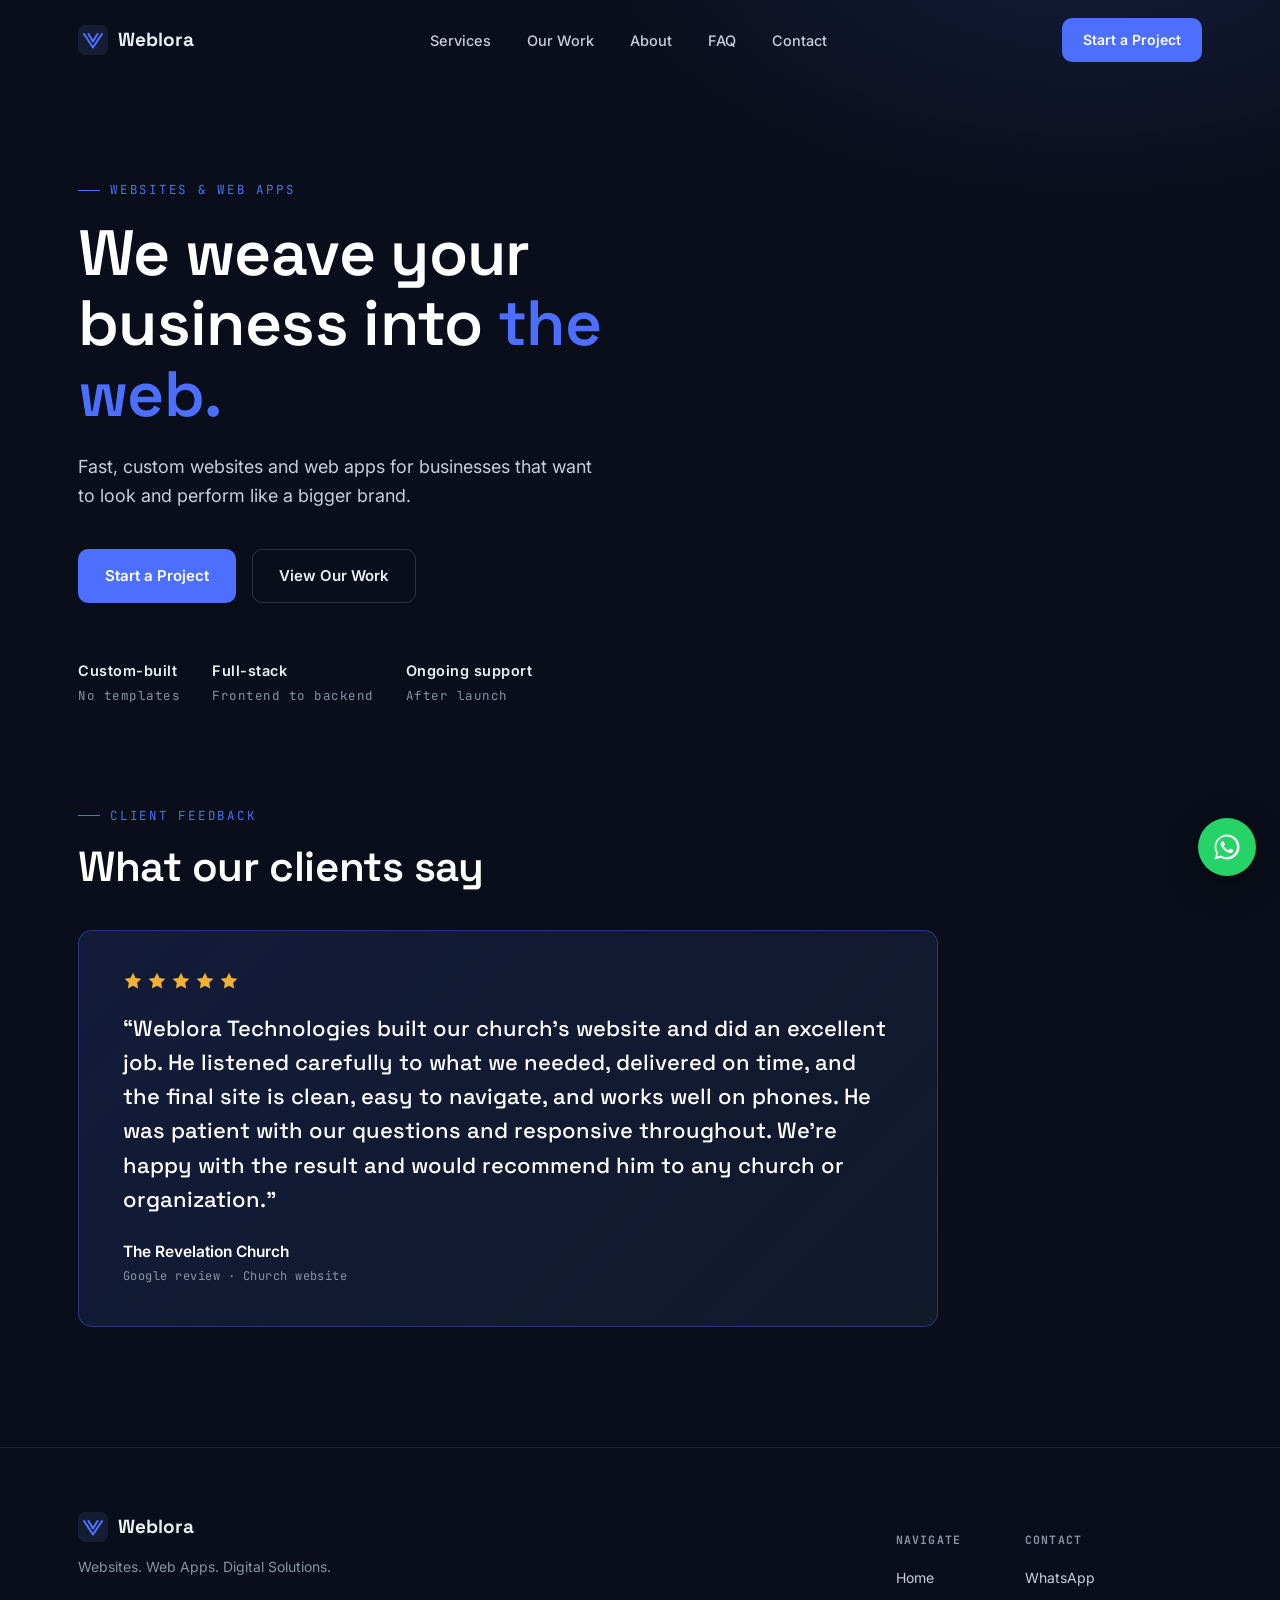
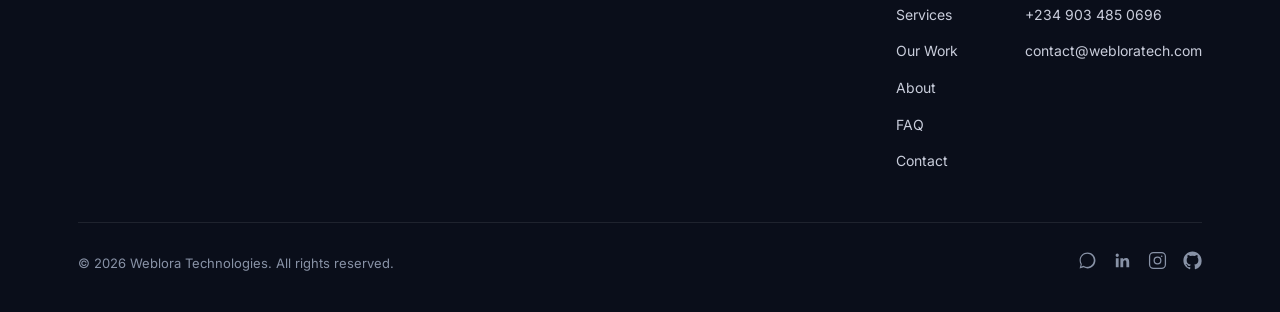
<file: index.html>
<!DOCTYPE html>
<html lang="en">
<head>
<!-- Google tag (gtag.js) -->
<script async src="https://www.googletagmanager.com/gtag/js?id=G-FFYSXF3DL2">
</script>
<script>
  window.dataLayer = window.dataLayer || [];
  function gtag(){dataLayer.push(arguments);}
  gtag('js', new Date());

  gtag('config', 'G-FFYSXF3DL2');
</script>
<meta charset="UTF-8">
<meta name="viewport" content="width=device-width, initial-scale=1.0">
<title>Weblora Technologies — Websites, Web Apps &amp; Digital Solutions</title>
<meta name="description" content="Weblora Technologies designs and builds premium websites, web applications and e-commerce platforms. Request a quote and start your project today.">
<link rel="canonical" href="https://webloratech.com/">
<meta name="keywords" content="Weblora Technologies, website design, web development, web applications, e-commerce development, backend development, website redesign, website maintenance">

<!-- Open Graph -->
<meta property="og:type" content="website">
<meta property="og:title" content="Weblora Technologies — Websites, Web Apps & Digital Solutions">
<meta property="og:description" content="We design and build premium websites, web applications and digital solutions for growing businesses.">
<meta property="og:url" content="https://webloratech.com/">
<meta property="og:site_name" content="Weblora Technologies">
<meta property="og:image" content="https://webloratech.com/assets/og-image.png">
<meta property="og:image:width" content="1200">
<meta property="og:image:height" content="630">

<!-- Twitter -->
<meta name="twitter:card" content="summary_large_image">
<meta name="twitter:title" content="Weblora Technologies — Websites, Web Apps & Digital Solutions">
<meta name="twitter:description" content="We design and build premium websites, web applications and digital solutions for growing businesses.">
<meta name="twitter:image" content="https://webloratech.com/assets/og-image.png">

<script type="application/ld+json">
{
  "@context": "https://schema.org",
  "@type": "ProfessionalService",
  "name": "Weblora Technologies",
  "description": "Websites, web applications and digital solutions for growing businesses.",
  "email": "contact@webloratech.com",
  "telephone": "+2349034850696",
  "url": "https://webloratech.com",
  "sameAs": [
    "https://github.com/Oluwaseun-bit-ui",
    "https://www.linkedin.com/in/oluwaseuntaiwologix",
    "https://www.instagram.com/weblora_technologies/"
  ]
}
</script>

<link rel="icon" type="image/svg+xml" href="data:image/svg+xml,%3Csvg xmlns='http://www.w3.org/2000/svg' viewBox='0 0 100 100'%3E%3Crect width='100' height='100' rx='22' fill='%230A0E1A'/%3E%3Cpath d='M20 30 L50 75 L80 30 M35 30 L50 55 L65 30' stroke='%234C6FFF' stroke-width='7' fill='none' stroke-linecap='round' stroke-linejoin='round'/%3E%3C/svg%3E">

<link rel="preconnect" href="https://fonts.googleapis.com">
<link rel="preconnect" href="https://fonts.gstatic.com" crossorigin>
<link href="https://fonts.googleapis.com/css2?family=Space+Grotesk:wght@400;500;600;700&family=Inter:wght@400;500;600;700&family=JetBrains+Mono:wght@400;500&display=swap" rel="stylesheet">
<link rel="stylesheet" href="styles.css">
</head>
<body>

<a href="#main" class="skip-link">Skip to content</a>

<header id="siteHeader">
  <div class="wrap nav-row">
    <a href="index.html" class="logo" aria-label="Weblora Technologies home">
      <svg class="logo-mark" viewBox="0 0 100 100" fill="none" xmlns="http://www.w3.org/2000/svg" aria-hidden="true">
        <rect width="100" height="100" rx="22" fill="#151d33"/>
        <path d="M20 30 L50 75 L80 30 M35 30 L50 55 L65 30" stroke="#4C6FFF" stroke-width="7" fill="none" stroke-linecap="round" stroke-linejoin="round"/>
      </svg>
      Weblora
    </a>

    <nav class="nav-links" id="navLinks" aria-label="Primary">
      <a href="services.html">Services</a>
      <a href="work.html">Our Work</a>
      <a href="about.html">About</a>
      <a href="faq.html">FAQ</a>
      <a href="contact.html">Contact</a>
    </nav>

    <div class="nav-cta-group">
      <a href="contact.html" class="btn btn-primary">Start a Project</a>
      <button class="menu-toggle" id="menuToggle" aria-expanded="false" aria-controls="navLinks" aria-label="Open menu">
        <svg id="menuIcon" viewBox="0 0 24 24" fill="none" stroke="currentColor" stroke-width="2" stroke-linecap="round"><line x1="3" y1="6" x2="21" y2="6"/><line x1="3" y1="12" x2="21" y2="12"/><line x1="3" y1="18" x2="21" y2="18"/></svg>
      </button>
    </div>
  </div>
</header>

<main id="main">

  <section class="hero">
    <div class="wrap hero-grid">
      <div>
        <div class="eyebrow">Websites &amp; Web Apps</div>
        <h1>We weave your business into <span>the web.</span></h1>
        <p class="hero-sub">Fast, custom websites and web apps for businesses that want to look and perform like a bigger brand.</p>
        <div class="hero-actions">
          <a href="contact.html" class="btn btn-primary">Start a Project</a>
          <a href="work.html" class="btn btn-ghost">View Our Work</a>
        </div>
        <div class="hero-meta">
          <div><strong>Custom-built</strong>No templates</div>
          <div><strong>Full-stack</strong>Frontend to backend</div>
          <div><strong>Ongoing support</strong>After launch</div>
        </div>
      </div>
    </div>
  </section>

  <section class="testimonial-section">
    <div class="wrap">
      <div class="sec-head">
        <div class="eyebrow">Client feedback</div>
        <h2>What our clients say</h2>
      </div>
      <figure class="testimonial">
        <div class="stars" role="img" aria-label="5 out of 5 stars"><svg viewBox="0 0 24 24" fill="currentColor" aria-hidden="true"><path d="M12 2l3.09 6.26L22 9.27l-5 4.87 1.18 6.88L12 17.77l-6.18 3.25L7 14.14 2 9.27l6.91-1.01L12 2z"/></svg><svg viewBox="0 0 24 24" fill="currentColor" aria-hidden="true"><path d="M12 2l3.09 6.26L22 9.27l-5 4.87 1.18 6.88L12 17.77l-6.18 3.25L7 14.14 2 9.27l6.91-1.01L12 2z"/></svg><svg viewBox="0 0 24 24" fill="currentColor" aria-hidden="true"><path d="M12 2l3.09 6.26L22 9.27l-5 4.87 1.18 6.88L12 17.77l-6.18 3.25L7 14.14 2 9.27l6.91-1.01L12 2z"/></svg><svg viewBox="0 0 24 24" fill="currentColor" aria-hidden="true"><path d="M12 2l3.09 6.26L22 9.27l-5 4.87 1.18 6.88L12 17.77l-6.18 3.25L7 14.14 2 9.27l6.91-1.01L12 2z"/></svg><svg viewBox="0 0 24 24" fill="currentColor" aria-hidden="true"><path d="M12 2l3.09 6.26L22 9.27l-5 4.87 1.18 6.88L12 17.77l-6.18 3.25L7 14.14 2 9.27l6.91-1.01L12 2z"/></svg></div>
        <blockquote>
          <p>“Weblora Technologies built our church’s website and did an excellent job. He listened carefully to what we needed, delivered on time, and the final site is clean, easy to navigate, and works well on phones. He was patient with our questions and responsive throughout. We’re happy with the result and would recommend him to any church or organization.”</p>
        </blockquote>
        <figcaption>
          <strong>The Revelation Church</strong>
          <span>Google review · Church website</span>
        </figcaption>
      </figure>
    </div>
  </section>

</main>

<footer>
  <div class="wrap">
    <div class="footer-top">
      <div class="footer-brand">
        <a href="index.html" class="logo">
          <svg class="logo-mark" viewBox="0 0 100 100" fill="none" xmlns="http://www.w3.org/2000/svg" aria-hidden="true">
            <rect width="100" height="100" rx="22" fill="#151d33"/>
            <path d="M20 30 L50 75 L80 30 M35 30 L50 55 L65 30" stroke="#4C6FFF" stroke-width="7" fill="none" stroke-linecap="round" stroke-linejoin="round"/>
          </svg>
          Weblora
        </a>
        <p>Websites. Web Apps. Digital Solutions.</p>
      </div>

      <div class="footer-cols">
        <div class="footer-col">
          <h5>Navigate</h5>
          <ul>
            <li><a href="index.html">Home</a></li>
            <li><a href="services.html">Services</a></li>
            <li><a href="work.html">Our Work</a></li>
            <li><a href="about.html">About</a></li>
            <li><a href="faq.html">FAQ</a></li>
            <li><a href="contact.html">Contact</a></li>
          </ul>
        </div>
        <div class="footer-col">
          <h5>Contact</h5>
          <ul>
            <li><a href="https://wa.me/2349034850696">WhatsApp</a></li>
            <li><a href="tel:+2349034850696">+234 903 485 0696</a></li>
            <li><a href="mailto:contact@webloratech.com" target="_top">contact@webloratech.com</a></li>
          </ul>
        </div>
      </div>
    </div>

    <div class="footer-bottom">
      <p>&copy; 2026 Weblora Technologies. All rights reserved.</p>
      <div class="footer-socials">
        <a href="https://wa.me/2349034850696" target="_blank" rel="noopener" aria-label="WhatsApp">
          <svg viewBox="0 0 24 24" fill="currentColor"><path d="M12.04 2c-5.52 0-10 4.48-10 10 0 1.76.46 3.48 1.34 5L2 22l5.14-1.35A9.96 9.96 0 0 0 12.04 22c5.52 0 10-4.48 10-10s-4.48-10-10-10zm0 18.2c-1.62 0-3.2-.44-4.58-1.27l-.33-.2-3.05.8.82-2.97-.21-.34a8.18 8.18 0 0 1-1.25-4.42c0-4.54 3.7-8.23 8.24-8.23 4.53 0 8.23 3.69 8.23 8.23 0 4.54-3.7 8.23-8.24 8.23z"/></svg>
        </a>
        <a href="https://www.linkedin.com/in/oluwaseuntaiwologix" target="_blank" rel="noopener" aria-label="LinkedIn">
          <svg viewBox="0 0 24 24" fill="currentColor"><path d="M20.45 20.45h-3.55v-5.57c0-1.33-.02-3.04-1.85-3.04-1.86 0-2.14 1.45-2.14 2.94v5.67H9.36V9h3.41v1.56h.05c.47-.9 1.63-1.85 3.36-1.85 3.6 0 4.27 2.37 4.27 5.45v6.29zM5.34 7.43a2.06 2.06 0 1 1 0-4.12 2.06 2.06 0 0 1 0 4.12zM7.12 20.45H3.56V9h3.56v11.45z"/></svg>
        </a>
        <a href="https://www.instagram.com/weblora_technologies/" target="_blank" rel="noopener" aria-label="Instagram">
          <svg viewBox="0 0 24 24" fill="none" stroke="currentColor" stroke-width="1.6"><rect x="2" y="2" width="20" height="20" rx="5"/><circle cx="12" cy="12" r="4.2"/><circle cx="17.3" cy="6.7" r="1" fill="currentColor" stroke="none"/></svg>
        </a>
        <a href="https://github.com/Oluwaseun-bit-ui" target="_blank" rel="noopener" aria-label="GitHub">
          <svg viewBox="0 0 24 24" fill="currentColor"><path d="M12 .5C5.65.5.5 5.65.5 12c0 5.08 3.29 9.39 7.86 10.91.58.1.79-.25.79-.56 0-.28-.01-1.02-.02-2-3.2.7-3.88-1.54-3.88-1.54-.52-1.33-1.28-1.69-1.28-1.69-1.05-.72.08-.71.08-.71 1.16.08 1.77 1.19 1.77 1.19 1.03 1.77 2.7 1.26 3.36.96.1-.75.4-1.26.73-1.55-2.55-.29-5.24-1.28-5.24-5.7 0-1.26.45-2.29 1.19-3.09-.12-.29-.52-1.46.11-3.05 0 0 .97-.31 3.18 1.18a11.05 11.05 0 0 1 5.8 0c2.2-1.49 3.17-1.18 3.17-1.18.64 1.59.24 2.76.12 3.05.74.8 1.18 1.83 1.18 3.09 0 4.43-2.69 5.41-5.25 5.69.41.36.78 1.08.78 2.17 0 1.57-.01 2.83-.01 3.22 0 .31.21.67.8.56A10.52 10.52 0 0 0 23.5 12C23.5 5.65 18.35.5 12 .5z"/></svg>
        </a>
      </div>
    </div>
  </div>
</footer>

<script src="script.js"></script>
</body>
</html>
</file>
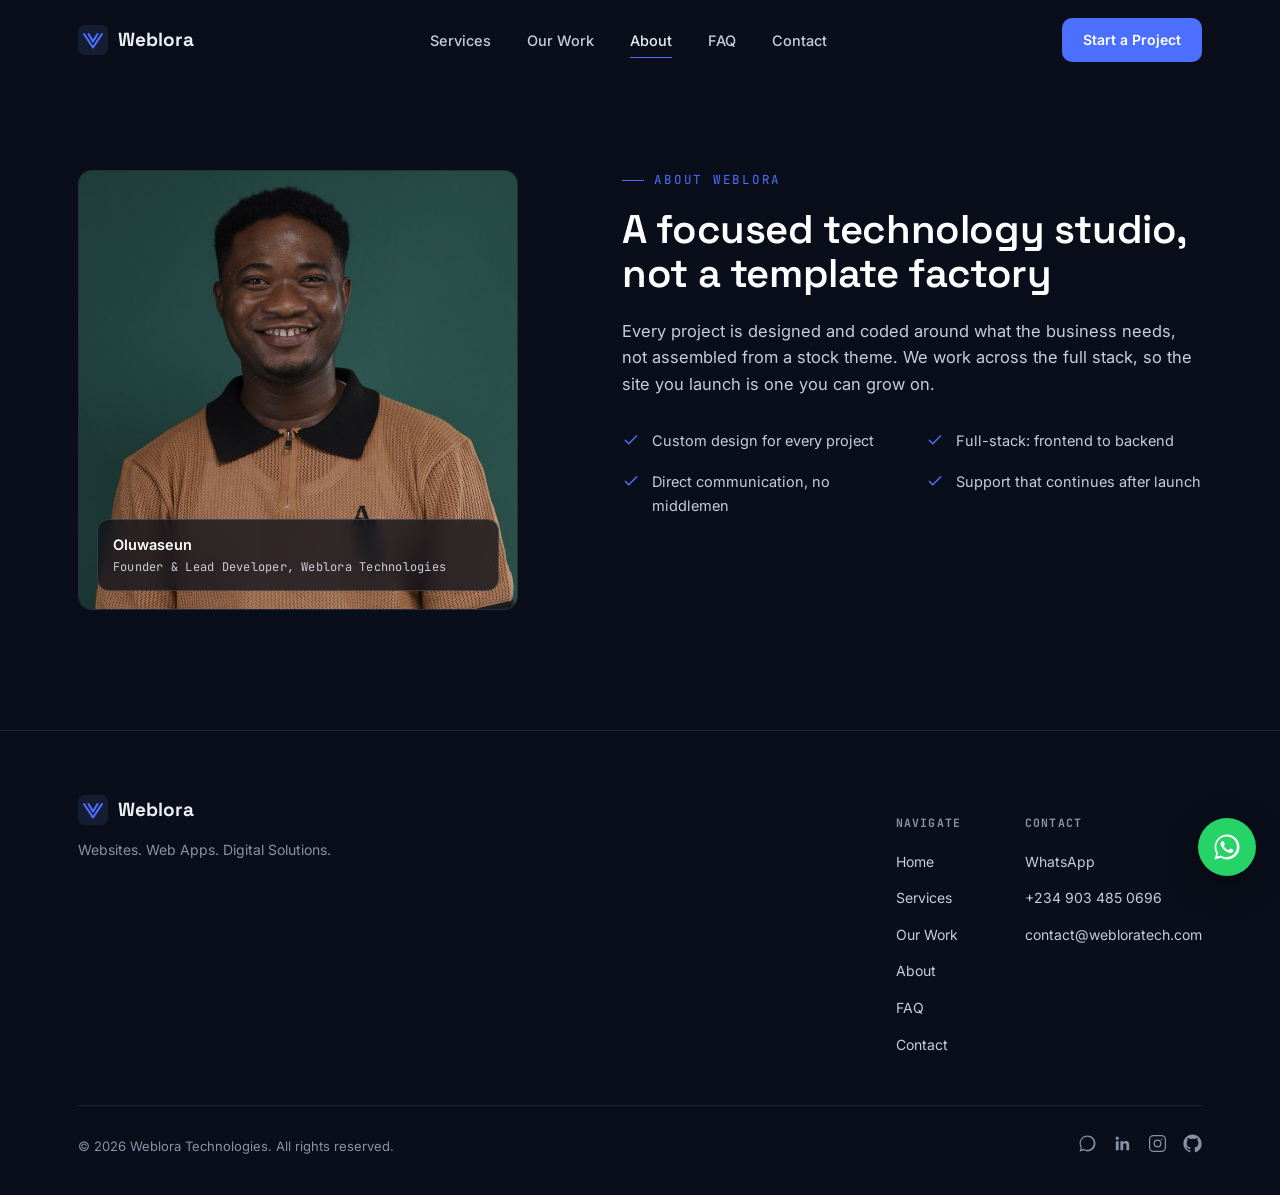
<file: about.html>
<!DOCTYPE html>
<html lang="en">
<head>
<!-- Google tag (gtag.js) -->
<script async src="https://www.googletagmanager.com/gtag/js?id=G-FFYSXF3DL2">
</script>
<script>
  window.dataLayer = window.dataLayer || [];
  function gtag(){dataLayer.push(arguments);}
  gtag('js', new Date());

  gtag('config', 'G-FFYSXF3DL2');
</script>
<meta charset="UTF-8">
<meta name="viewport" content="width=device-width, initial-scale=1.0">
<title>About — Weblora Technologies</title>
<meta name="description" content="Weblora Technologies is a focused technology studio building custom websites and web applications.">
<link rel="canonical" href="https://webloratech.com/about.html">

<!-- Link preview (WhatsApp, Instagram, Facebook, LinkedIn) -->
<meta property="og:type" content="website">
<meta property="og:site_name" content="Weblora Technologies">
<meta property="og:title" content="About — Weblora Technologies">
<meta property="og:description" content="Weblora Technologies is a focused technology studio building custom websites and web applications.">
<meta property="og:url" content="https://webloratech.com/about.html">
<meta property="og:image" content="https://webloratech.com/assets/og-image.png">
<meta property="og:image:width" content="1200">
<meta property="og:image:height" content="630">
<meta name="twitter:card" content="summary_large_image">

<link rel="icon" type="image/svg+xml" href="data:image/svg+xml,%3Csvg xmlns='http://www.w3.org/2000/svg' viewBox='0 0 100 100'%3E%3Crect width='100' height='100' rx='22' fill='%230A0E1A'/%3E%3Cpath d='M20 30 L50 75 L80 30 M35 30 L50 55 L65 30' stroke='%234C6FFF' stroke-width='7' fill='none' stroke-linecap='round' stroke-linejoin='round'/%3E%3C/svg%3E">

<link rel="preconnect" href="https://fonts.googleapis.com">
<link rel="preconnect" href="https://fonts.gstatic.com" crossorigin>
<link href="https://fonts.googleapis.com/css2?family=Space+Grotesk:wght@400;500;600;700&family=Inter:wght@400;500;600;700&family=JetBrains+Mono:wght@400;500&display=swap" rel="stylesheet">
<link rel="stylesheet" href="styles.css">
</head>
<body>

<a href="#main" class="skip-link">Skip to content</a>

<header id="siteHeader">
  <div class="wrap nav-row">
    <a href="index.html" class="logo" aria-label="Weblora Technologies home">
      <svg class="logo-mark" viewBox="0 0 100 100" fill="none" xmlns="http://www.w3.org/2000/svg" aria-hidden="true">
        <rect width="100" height="100" rx="22" fill="#151d33"/>
        <path d="M20 30 L50 75 L80 30 M35 30 L50 55 L65 30" stroke="#4C6FFF" stroke-width="7" fill="none" stroke-linecap="round" stroke-linejoin="round"/>
      </svg>
      Weblora
    </a>

    <nav class="nav-links" id="navLinks" aria-label="Primary">
      <a href="services.html">Services</a>
      <a href="work.html">Our Work</a>
      <a href="about.html">About</a>
      <a href="faq.html">FAQ</a>
      <a href="contact.html">Contact</a>
    </nav>

    <div class="nav-cta-group">
      <a href="contact.html" class="btn btn-primary">Start a Project</a>
      <button class="menu-toggle" id="menuToggle" aria-expanded="false" aria-controls="navLinks" aria-label="Open menu">
        <svg id="menuIcon" viewBox="0 0 24 24" fill="none" stroke="currentColor" stroke-width="2" stroke-linecap="round"><line x1="3" y1="6" x2="21" y2="6"/><line x1="3" y1="12" x2="21" y2="12"/><line x1="3" y1="18" x2="21" y2="18"/></svg>
      </button>
    </div>
  </div>
</header>

<main id="main">

  <section class="page-top">
    <div class="wrap about-grid">
      <div class="about-visual">
        <img src="Public/founder.jpg" alt="Oluwaseun, founder of Weblora Technologies" loading="lazy" width="800" height="800">
        <div class="founder-tag">
          <strong>Oluwaseun</strong>
          <span>Founder &amp; Lead Developer, Weblora Technologies</span>
        </div>
      </div>
      <div class="about-copy">
        <div class="eyebrow">About Weblora</div>
        <h1>A focused technology studio, not a template factory</h1>
        <p>Every project is designed and coded around what the business needs, not assembled from a stock theme. We work across the full stack, so the site you launch is one you can grow on.</p>
        <ul class="value-list">
          <li><svg viewBox="0 0 24 24" fill="none" stroke="currentColor" stroke-width="2"><path d="M20 6L9 17l-5-5"/></svg>Custom design for every project</li>
          <li><svg viewBox="0 0 24 24" fill="none" stroke="currentColor" stroke-width="2"><path d="M20 6L9 17l-5-5"/></svg>Full-stack: frontend to backend</li>
          <li><svg viewBox="0 0 24 24" fill="none" stroke="currentColor" stroke-width="2"><path d="M20 6L9 17l-5-5"/></svg>Direct communication, no middlemen</li>
          <li><svg viewBox="0 0 24 24" fill="none" stroke="currentColor" stroke-width="2"><path d="M20 6L9 17l-5-5"/></svg>Support that continues after launch</li>
        </ul>
      </div>
    </div>
  </section>

</main>

<footer>
  <div class="wrap">
    <div class="footer-top">
      <div class="footer-brand">
        <a href="index.html" class="logo">
          <svg class="logo-mark" viewBox="0 0 100 100" fill="none" xmlns="http://www.w3.org/2000/svg" aria-hidden="true">
            <rect width="100" height="100" rx="22" fill="#151d33"/>
            <path d="M20 30 L50 75 L80 30 M35 30 L50 55 L65 30" stroke="#4C6FFF" stroke-width="7" fill="none" stroke-linecap="round" stroke-linejoin="round"/>
          </svg>
          Weblora
        </a>
        <p>Websites. Web Apps. Digital Solutions.</p>
      </div>

      <div class="footer-cols">
        <div class="footer-col">
          <h5>Navigate</h5>
          <ul>
            <li><a href="index.html">Home</a></li>
            <li><a href="services.html">Services</a></li>
            <li><a href="work.html">Our Work</a></li>
            <li><a href="about.html">About</a></li>
            <li><a href="faq.html">FAQ</a></li>
            <li><a href="contact.html">Contact</a></li>
          </ul>
        </div>
        <div class="footer-col">
          <h5>Contact</h5>
          <ul>
            <li><a href="https://wa.me/2349034850696">WhatsApp</a></li>
            <li><a href="tel:+2349034850696">+234 903 485 0696</a></li>
            <li><a href="mailto:contact@webloratech.com" target="_top">contact@webloratech.com</a></li>
          </ul>
        </div>
      </div>
    </div>

    <div class="footer-bottom">
      <p>&copy; 2026 Weblora Technologies. All rights reserved.</p>
      <div class="footer-socials">
        <a href="https://wa.me/2349034850696" target="_blank" rel="noopener" aria-label="WhatsApp">
          <svg viewBox="0 0 24 24" fill="currentColor"><path d="M12.04 2c-5.52 0-10 4.48-10 10 0 1.76.46 3.48 1.34 5L2 22l5.14-1.35A9.96 9.96 0 0 0 12.04 22c5.52 0 10-4.48 10-10s-4.48-10-10-10zm0 18.2c-1.62 0-3.2-.44-4.58-1.27l-.33-.2-3.05.8.82-2.97-.21-.34a8.18 8.18 0 0 1-1.25-4.42c0-4.54 3.7-8.23 8.24-8.23 4.53 0 8.23 3.69 8.23 8.23 0 4.54-3.7 8.23-8.24 8.23z"/></svg>
        </a>
        <a href="https://www.linkedin.com/in/oluwaseuntaiwologix" target="_blank" rel="noopener" aria-label="LinkedIn">
          <svg viewBox="0 0 24 24" fill="currentColor"><path d="M20.45 20.45h-3.55v-5.57c0-1.33-.02-3.04-1.85-3.04-1.86 0-2.14 1.45-2.14 2.94v5.67H9.36V9h3.41v1.56h.05c.47-.9 1.63-1.85 3.36-1.85 3.6 0 4.27 2.37 4.27 5.45v6.29zM5.34 7.43a2.06 2.06 0 1 1 0-4.12 2.06 2.06 0 0 1 0 4.12zM7.12 20.45H3.56V9h3.56v11.45z"/></svg>
        </a>
        <a href="https://www.instagram.com/weblora_technologies/" target="_blank" rel="noopener" aria-label="Instagram">
          <svg viewBox="0 0 24 24" fill="none" stroke="currentColor" stroke-width="1.6"><rect x="2" y="2" width="20" height="20" rx="5"/><circle cx="12" cy="12" r="4.2"/><circle cx="17.3" cy="6.7" r="1" fill="currentColor" stroke="none"/></svg>
        </a>
        <a href="https://github.com/Oluwaseun-bit-ui" target="_blank" rel="noopener" aria-label="GitHub">
          <svg viewBox="0 0 24 24" fill="currentColor"><path d="M12 .5C5.65.5.5 5.65.5 12c0 5.08 3.29 9.39 7.86 10.91.58.1.79-.25.79-.56 0-.28-.01-1.02-.02-2-3.2.7-3.88-1.54-3.88-1.54-.52-1.33-1.28-1.69-1.28-1.69-1.05-.72.08-.71.08-.71 1.16.08 1.77 1.19 1.77 1.19 1.03 1.77 2.7 1.26 3.36.96.1-.75.4-1.26.73-1.55-2.55-.29-5.24-1.28-5.24-5.7 0-1.26.45-2.29 1.19-3.09-.12-.29-.52-1.46.11-3.05 0 0 .97-.31 3.18 1.18a11.05 11.05 0 0 1 5.8 0c2.2-1.49 3.17-1.18 3.17-1.18.64 1.59.24 2.76.12 3.05.74.8 1.18 1.83 1.18 3.09 0 4.43-2.69 5.41-5.25 5.69.41.36.78 1.08.78 2.17 0 1.57-.01 2.83-.01 3.22 0 .31.21.67.8.56A10.52 10.52 0 0 0 23.5 12C23.5 5.65 18.35.5 12 .5z"/></svg>
        </a>
      </div>
    </div>
  </div>
</footer>

<script src="script.js"></script>
</body>
</html>
</file>
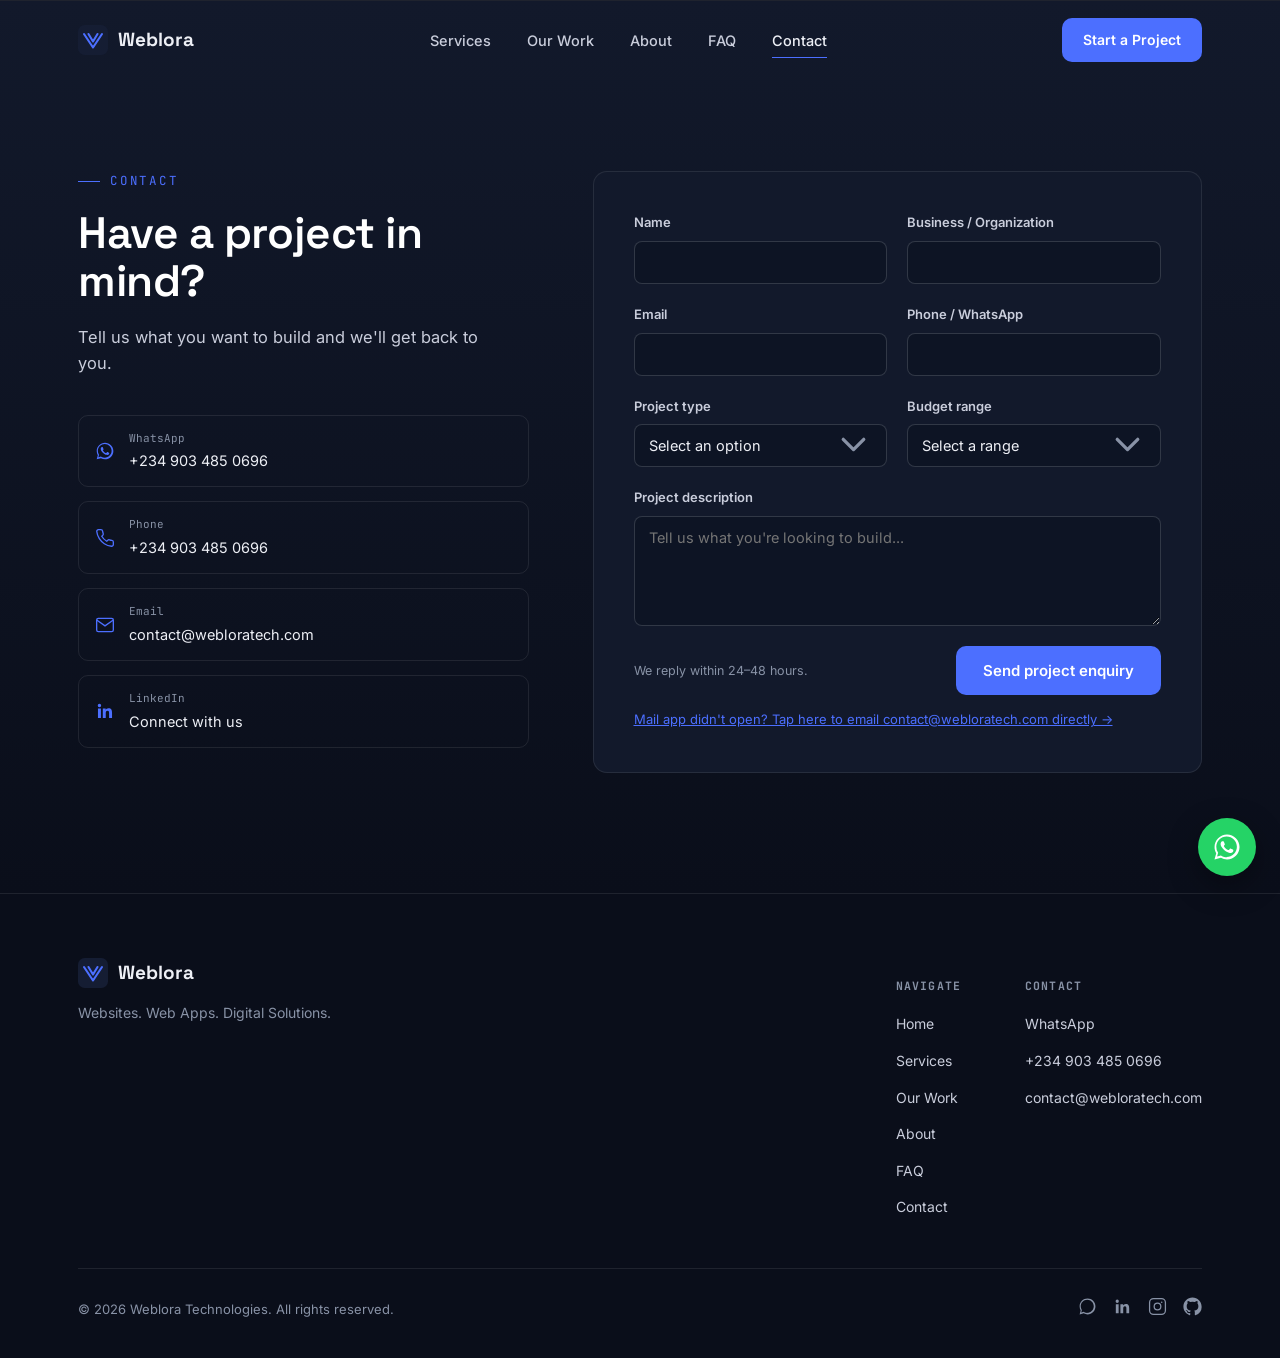
<file: contact.html>
<!DOCTYPE html>
<html lang="en">
<head>
<!-- Google tag (gtag.js) -->
<script async src="https://www.googletagmanager.com/gtag/js?id=G-FFYSXF3DL2">
</script>
<script>
  window.dataLayer = window.dataLayer || [];
  function gtag(){dataLayer.push(arguments);}
  gtag('js', new Date());

  gtag('config', 'G-FFYSXF3DL2');
</script>
<meta charset="UTF-8">
<meta name="viewport" content="width=device-width, initial-scale=1.0">
<title>Contact — Weblora Technologies</title>
<meta name="description" content="Start a project with Weblora Technologies. Contact us by WhatsApp, phone, email or the project form.">
<link rel="canonical" href="https://webloratech.com/contact.html">

<!-- Link preview (WhatsApp, Instagram, Facebook, LinkedIn) -->
<meta property="og:type" content="website">
<meta property="og:site_name" content="Weblora Technologies">
<meta property="og:title" content="Contact — Weblora Technologies">
<meta property="og:description" content="Start a project with Weblora Technologies. Contact us by WhatsApp, phone, email or the project form.">
<meta property="og:url" content="https://webloratech.com/contact.html">
<meta property="og:image" content="https://webloratech.com/assets/og-image.png">
<meta property="og:image:width" content="1200">
<meta property="og:image:height" content="630">
<meta name="twitter:card" content="summary_large_image">

<link rel="icon" type="image/svg+xml" href="data:image/svg+xml,%3Csvg xmlns='http://www.w3.org/2000/svg' viewBox='0 0 100 100'%3E%3Crect width='100' height='100' rx='22' fill='%230A0E1A'/%3E%3Cpath d='M20 30 L50 75 L80 30 M35 30 L50 55 L65 30' stroke='%234C6FFF' stroke-width='7' fill='none' stroke-linecap='round' stroke-linejoin='round'/%3E%3C/svg%3E">

<link rel="preconnect" href="https://fonts.googleapis.com">
<link rel="preconnect" href="https://fonts.gstatic.com" crossorigin>
<link href="https://fonts.googleapis.com/css2?family=Space+Grotesk:wght@400;500;600;700&family=Inter:wght@400;500;600;700&family=JetBrains+Mono:wght@400;500&display=swap" rel="stylesheet">
<link rel="stylesheet" href="styles.css">
</head>
<body>

<a href="#main" class="skip-link">Skip to content</a>

<header id="siteHeader">
  <div class="wrap nav-row">
    <a href="index.html" class="logo" aria-label="Weblora Technologies home">
      <svg class="logo-mark" viewBox="0 0 100 100" fill="none" xmlns="http://www.w3.org/2000/svg" aria-hidden="true">
        <rect width="100" height="100" rx="22" fill="#151d33"/>
        <path d="M20 30 L50 75 L80 30 M35 30 L50 55 L65 30" stroke="#4C6FFF" stroke-width="7" fill="none" stroke-linecap="round" stroke-linejoin="round"/>
      </svg>
      Weblora
    </a>

    <nav class="nav-links" id="navLinks" aria-label="Primary">
      <a href="services.html">Services</a>
      <a href="work.html">Our Work</a>
      <a href="about.html">About</a>
      <a href="faq.html">FAQ</a>
      <a href="contact.html">Contact</a>
    </nav>

    <div class="nav-cta-group">
      <a href="contact.html" class="btn btn-primary">Start a Project</a>
      <button class="menu-toggle" id="menuToggle" aria-expanded="false" aria-controls="navLinks" aria-label="Open menu">
        <svg id="menuIcon" viewBox="0 0 24 24" fill="none" stroke="currentColor" stroke-width="2" stroke-linecap="round"><line x1="3" y1="6" x2="21" y2="6"/><line x1="3" y1="12" x2="21" y2="12"/><line x1="3" y1="18" x2="21" y2="18"/></svg>
      </button>
    </div>
  </div>
</header>

<main id="main">

  <section class="contact-section page-top">
    <div class="wrap contact-grid">
      <div class="contact-info">
        <div class="eyebrow">Contact</div>
        <h1 class="visually-hidden">Contact</h1>
        <h2>Have a project in mind?</h2>
        <p>Tell us what you want to build and we'll get back to you.</p>

        <div class="contact-channels">
          <a class="channel" href="https://wa.me/2349034850696" target="_blank" rel="noopener">
            <svg viewBox="0 0 24 24" fill="currentColor"><path d="M12.04 2c-5.52 0-10 4.48-10 10 0 1.76.46 3.48 1.34 5L2 22l5.14-1.35A9.96 9.96 0 0 0 12.04 22c5.52 0 10-4.48 10-10s-4.48-10-10-10zm0 18.2c-1.62 0-3.2-.44-4.58-1.27l-.33-.2-3.05.8.82-2.97-.21-.34a8.18 8.18 0 0 1-1.25-4.42c0-4.54 3.7-8.23 8.24-8.23 4.53 0 8.23 3.69 8.23 8.23 0 4.54-3.7 8.23-8.24 8.23zm4.52-6.17c-.25-.12-1.47-.72-1.7-.8-.23-.08-.4-.12-.56.12-.17.25-.65.8-.8.96-.15.17-.3.19-.55.06-.25-.12-1.06-.39-2.02-1.24-.75-.66-1.25-1.48-1.4-1.73-.15-.25-.02-.38.11-.5.11-.11.25-.3.37-.44.12-.15.16-.25.25-.42.08-.17.04-.31-.02-.44-.06-.12-.56-1.35-.77-1.85-.2-.48-.4-.42-.56-.43h-.48c-.17 0-.44.06-.67.31-.23.25-.87.85-.87 2.08s.9 2.41 1.02 2.58c.12.17 1.77 2.7 4.29 3.79.6.26 1.07.41 1.44.53.6.19 1.15.16 1.59.1.48-.07 1.47-.6 1.68-1.18.2-.58.2-1.08.14-1.18-.06-.1-.23-.17-.48-.29z"/></svg>
            <span><span class="label">WhatsApp</span>+234 903 485 0696</span>
          </a>
          <a class="channel" href="tel:+2349034850696">
            <svg viewBox="0 0 24 24" fill="none" stroke="currentColor" stroke-width="1.6"><path d="M22 16.92v3a2 2 0 0 1-2.18 2 19.79 19.79 0 0 1-8.63-3.07 19.5 19.5 0 0 1-6-6 19.79 19.79 0 0 1-3.07-8.67A2 2 0 0 1 4.11 2h3a2 2 0 0 1 2 1.72c.127.96.361 1.903.7 2.81a2 2 0 0 1-.45 2.11L8.09 9.91a16 16 0 0 0 6 6l1.27-1.27a2 2 0 0 1 2.11-.45c.907.339 1.85.573 2.81.7A2 2 0 0 1 22 16.92z"/></svg>
            <span><span class="label">Phone</span>+234 903 485 0696</span>
          </a>
          <a class="channel" href="mailto:contact@webloratech.com" target="_top">
            <svg viewBox="0 0 24 24" fill="none" stroke="currentColor" stroke-width="1.6"><path d="M4 4h16v16H4z" opacity="0"/><path d="M22 6l-10 7L2 6"/><rect x="2" y="4" width="20" height="16" rx="2"/></svg>
            <span><span class="label">Email</span>contact@webloratech.com</span>
          </a>
          <a class="channel" href="https://www.linkedin.com/in/oluwaseuntaiwologix" target="_blank" rel="noopener">
            <svg viewBox="0 0 24 24" fill="currentColor"><path d="M20.45 20.45h-3.55v-5.57c0-1.33-.02-3.04-1.85-3.04-1.86 0-2.14 1.45-2.14 2.94v5.67H9.36V9h3.41v1.56h.05c.47-.9 1.63-1.85 3.36-1.85 3.6 0 4.27 2.37 4.27 5.45v6.29zM5.34 7.43a2.06 2.06 0 1 1 0-4.12 2.06 2.06 0 0 1 0 4.12zM7.12 20.45H3.56V9h3.56v11.45z"/></svg>
            <span><span class="label">LinkedIn</span>Connect with us</span>
          </a>
        </div>
      </div>

      <form class="project-form" id="projectForm" action="https://formsubmit.co/2bb8f8ddfd3f51a21ecc8ec0ecb3617f" method="POST">
        <!-- FormSubmit settings: emails the enquiry to us, then sends the visitor to thank-you.html -->
        <input type="hidden" name="_subject" value="New project enquiry — Weblora website">
        <input type="hidden" name="_template" value="table">
        <input type="hidden" name="_captcha" value="false">
        <input type="hidden" name="_next" id="formNext" value="">
        <input type="text" name="_honey" class="visually-hidden" tabindex="-1" autocomplete="off" aria-hidden="true">
        <div class="form-row">
          <div class="field">
            <label for="f-name">Name</label>
            <input type="text" id="f-name" name="name" required autocomplete="name">
          </div>
          <div class="field">
            <label for="f-org">Business / Organization</label>
            <input type="text" id="f-org" name="organization" autocomplete="organization">
          </div>
        </div>
        <div class="form-row">
          <div class="field">
            <label for="f-email">Email</label>
            <input type="email" id="f-email" name="email" required autocomplete="email">
          </div>
          <div class="field">
            <label for="f-phone">Phone / WhatsApp</label>
            <input type="tel" id="f-phone" name="phone" autocomplete="tel">
          </div>
        </div>
        <div class="form-row">
          <div class="field">
            <label for="f-type">Project type</label>
            <select id="f-type" name="projectType">
              <option value="">Select an option</option>
              <option>Business website</option>
              <option>Web application</option>
              <option>E-commerce store</option>
              <option>Website redesign</option>
              <option>Maintenance / support</option>
              <option>Other</option>
            </select>
          </div>
          <div class="field">
            <label for="f-budget">Budget range</label>
            <select id="f-budget" name="budget">
              <option value="">Select a range</option>
              <option>Under ₦300,000</option>
              <option>₦300,000 – ₦1,000,000</option>
              <option>₦1,000,000 – ₦3,000,000</option>
              <option>₦3,000,000+</option>
              <option>Not sure yet</option>
            </select>
          </div>
        </div>
        <div class="form-row">
          <div class="field full">
            <label for="f-desc">Project description</label>
            <textarea id="f-desc" name="description" required placeholder="Tell us what you're looking to build..."></textarea>
          </div>
        </div>
        <div class="form-foot">
          <p>We reply within 24–48 hours.</p>
          <button type="submit" class="btn btn-primary">Send project enquiry</button>
        </div>
        <a id="formFallback" href="mailto:contact@webloratech.com" target="_top" rel="noopener" style="display:inline-flex; margin-top:14px; font-size:13px; color:var(--indigo);">
          Mail app didn't open? Tap here to email contact@webloratech.com directly →
        </a>
      </form>
    </div>
  </section>

</main>

<footer>
  <div class="wrap">
    <div class="footer-top">
      <div class="footer-brand">
        <a href="index.html" class="logo">
          <svg class="logo-mark" viewBox="0 0 100 100" fill="none" xmlns="http://www.w3.org/2000/svg" aria-hidden="true">
            <rect width="100" height="100" rx="22" fill="#151d33"/>
            <path d="M20 30 L50 75 L80 30 M35 30 L50 55 L65 30" stroke="#4C6FFF" stroke-width="7" fill="none" stroke-linecap="round" stroke-linejoin="round"/>
          </svg>
          Weblora
        </a>
        <p>Websites. Web Apps. Digital Solutions.</p>
      </div>

      <div class="footer-cols">
        <div class="footer-col">
          <h5>Navigate</h5>
          <ul>
            <li><a href="index.html">Home</a></li>
            <li><a href="services.html">Services</a></li>
            <li><a href="work.html">Our Work</a></li>
            <li><a href="about.html">About</a></li>
            <li><a href="faq.html">FAQ</a></li>
            <li><a href="contact.html">Contact</a></li>
          </ul>
        </div>
        <div class="footer-col">
          <h5>Contact</h5>
          <ul>
            <li><a href="https://wa.me/2349034850696">WhatsApp</a></li>
            <li><a href="tel:+2349034850696">+234 903 485 0696</a></li>
            <li><a href="mailto:contact@webloratech.com" target="_top">contact@webloratech.com</a></li>
          </ul>
        </div>
      </div>
    </div>

    <div class="footer-bottom">
      <p>&copy; 2026 Weblora Technologies. All rights reserved.</p>
      <div class="footer-socials">
        <a href="https://wa.me/2349034850696" target="_blank" rel="noopener" aria-label="WhatsApp">
          <svg viewBox="0 0 24 24" fill="currentColor"><path d="M12.04 2c-5.52 0-10 4.48-10 10 0 1.76.46 3.48 1.34 5L2 22l5.14-1.35A9.96 9.96 0 0 0 12.04 22c5.52 0 10-4.48 10-10s-4.48-10-10-10zm0 18.2c-1.62 0-3.2-.44-4.58-1.27l-.33-.2-3.05.8.82-2.97-.21-.34a8.18 8.18 0 0 1-1.25-4.42c0-4.54 3.7-8.23 8.24-8.23 4.53 0 8.23 3.69 8.23 8.23 0 4.54-3.7 8.23-8.24 8.23z"/></svg>
        </a>
        <a href="https://www.linkedin.com/in/oluwaseuntaiwologix" target="_blank" rel="noopener" aria-label="LinkedIn">
          <svg viewBox="0 0 24 24" fill="currentColor"><path d="M20.45 20.45h-3.55v-5.57c0-1.33-.02-3.04-1.85-3.04-1.86 0-2.14 1.45-2.14 2.94v5.67H9.36V9h3.41v1.56h.05c.47-.9 1.63-1.85 3.36-1.85 3.6 0 4.27 2.37 4.27 5.45v6.29zM5.34 7.43a2.06 2.06 0 1 1 0-4.12 2.06 2.06 0 0 1 0 4.12zM7.12 20.45H3.56V9h3.56v11.45z"/></svg>
        </a>
        <a href="https://www.instagram.com/weblora_technologies/" target="_blank" rel="noopener" aria-label="Instagram">
          <svg viewBox="0 0 24 24" fill="none" stroke="currentColor" stroke-width="1.6"><rect x="2" y="2" width="20" height="20" rx="5"/><circle cx="12" cy="12" r="4.2"/><circle cx="17.3" cy="6.7" r="1" fill="currentColor" stroke="none"/></svg>
        </a>
        <a href="https://github.com/Oluwaseun-bit-ui" target="_blank" rel="noopener" aria-label="GitHub">
          <svg viewBox="0 0 24 24" fill="currentColor"><path d="M12 .5C5.65.5.5 5.65.5 12c0 5.08 3.29 9.39 7.86 10.91.58.1.79-.25.79-.56 0-.28-.01-1.02-.02-2-3.2.7-3.88-1.54-3.88-1.54-.52-1.33-1.28-1.69-1.28-1.69-1.05-.72.08-.71.08-.71 1.16.08 1.77 1.19 1.77 1.19 1.03 1.77 2.7 1.26 3.36.96.1-.75.4-1.26.73-1.55-2.55-.29-5.24-1.28-5.24-5.7 0-1.26.45-2.29 1.19-3.09-.12-.29-.52-1.46.11-3.05 0 0 .97-.31 3.18 1.18a11.05 11.05 0 0 1 5.8 0c2.2-1.49 3.17-1.18 3.17-1.18.64 1.59.24 2.76.12 3.05.74.8 1.18 1.83 1.18 3.09 0 4.43-2.69 5.41-5.25 5.69.41.36.78 1.08.78 2.17 0 1.57-.01 2.83-.01 3.22 0 .31.21.67.8.56A10.52 10.52 0 0 0 23.5 12C23.5 5.65 18.35.5 12 .5z"/></svg>
        </a>
      </div>
    </div>
  </div>
</footer>

<script src="script.js"></script>
</body>
</html>
</file>
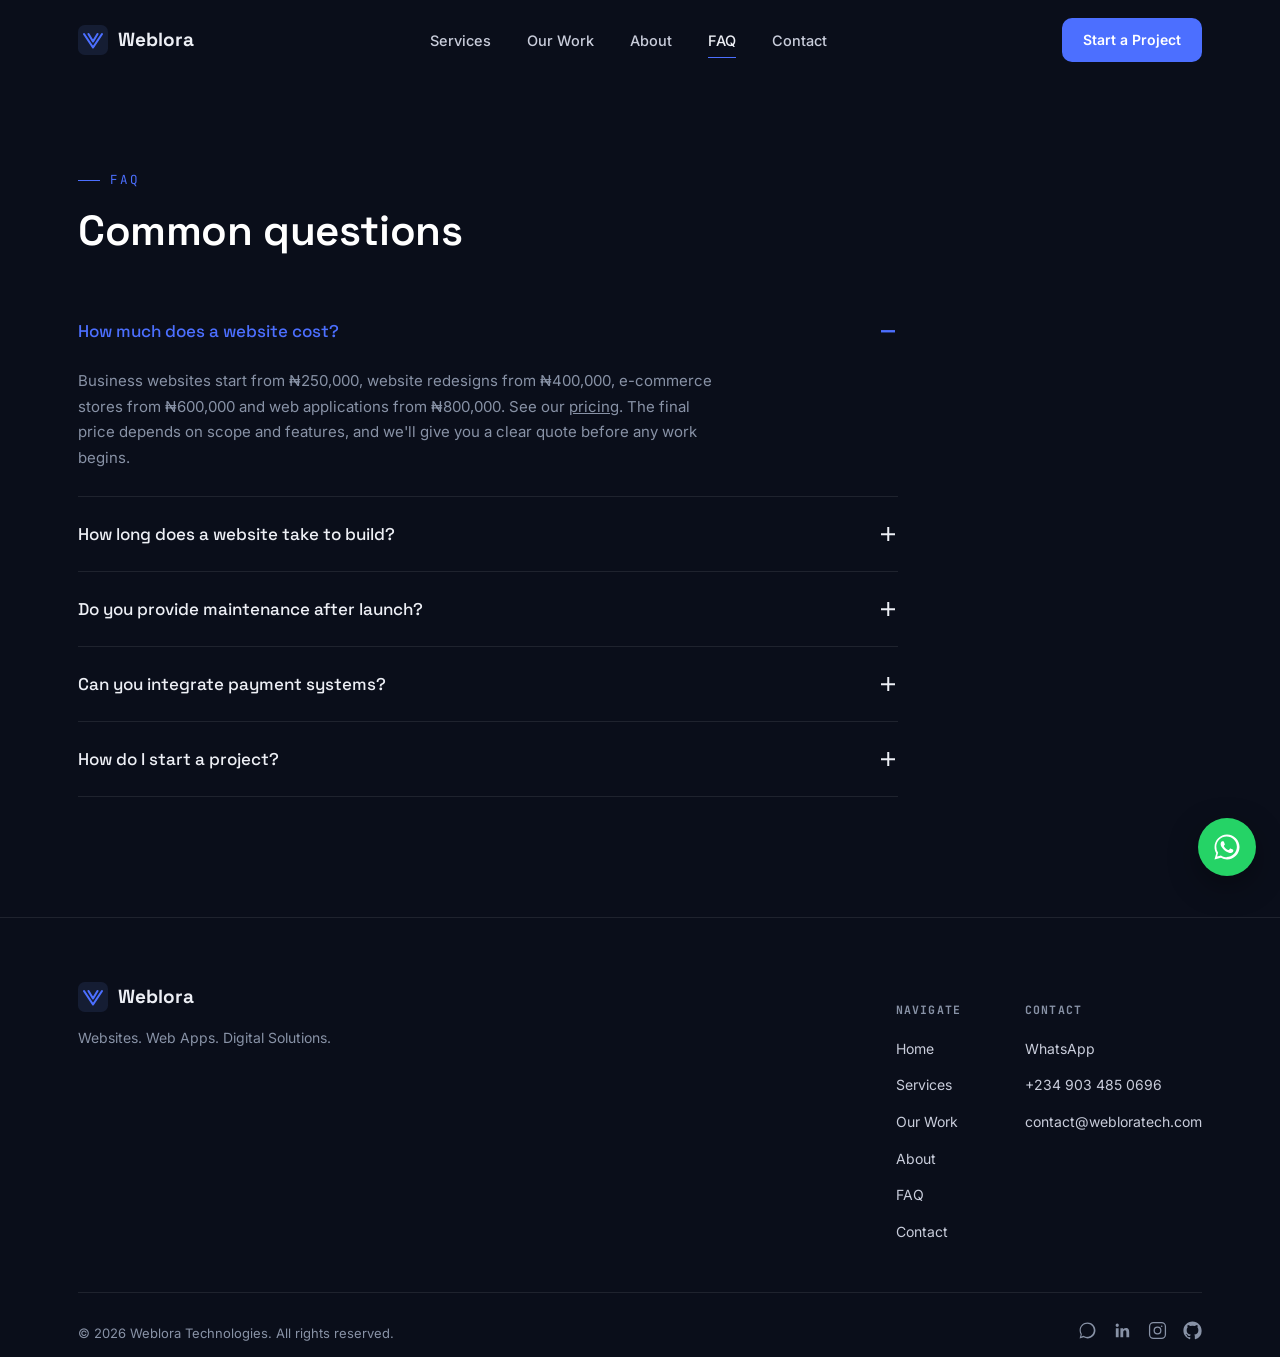
<file: faq.html>
<!DOCTYPE html>
<html lang="en">
<head>
<!-- Google tag (gtag.js) -->
<script async src="https://www.googletagmanager.com/gtag/js?id=G-FFYSXF3DL2">
</script>
<script>
  window.dataLayer = window.dataLayer || [];
  function gtag(){dataLayer.push(arguments);}
  gtag('js', new Date());

  gtag('config', 'G-FFYSXF3DL2');
</script>
<meta charset="UTF-8">
<meta name="viewport" content="width=device-width, initial-scale=1.0">
<title>FAQ — Weblora Technologies</title>
<meta name="description" content="Answers to common questions about pricing, timelines, maintenance and starting a project with Weblora Technologies.">
<link rel="canonical" href="https://webloratech.com/faq.html">

<!-- Link preview (WhatsApp, Instagram, Facebook, LinkedIn) -->
<meta property="og:type" content="website">
<meta property="og:site_name" content="Weblora Technologies">
<meta property="og:title" content="FAQ — Weblora Technologies">
<meta property="og:description" content="Answers to common questions about pricing, timelines, maintenance and starting a project with Weblora Technologies.">
<meta property="og:url" content="https://webloratech.com/faq.html">
<meta property="og:image" content="https://webloratech.com/assets/og-image.png">
<meta property="og:image:width" content="1200">
<meta property="og:image:height" content="630">
<meta name="twitter:card" content="summary_large_image">

<link rel="icon" type="image/svg+xml" href="data:image/svg+xml,%3Csvg xmlns='http://www.w3.org/2000/svg' viewBox='0 0 100 100'%3E%3Crect width='100' height='100' rx='22' fill='%230A0E1A'/%3E%3Cpath d='M20 30 L50 75 L80 30 M35 30 L50 55 L65 30' stroke='%234C6FFF' stroke-width='7' fill='none' stroke-linecap='round' stroke-linejoin='round'/%3E%3C/svg%3E">

<link rel="preconnect" href="https://fonts.googleapis.com">
<link rel="preconnect" href="https://fonts.gstatic.com" crossorigin>
<link href="https://fonts.googleapis.com/css2?family=Space+Grotesk:wght@400;500;600;700&family=Inter:wght@400;500;600;700&family=JetBrains+Mono:wght@400;500&display=swap" rel="stylesheet">
<link rel="stylesheet" href="styles.css">
</head>
<body>

<a href="#main" class="skip-link">Skip to content</a>

<header id="siteHeader">
  <div class="wrap nav-row">
    <a href="index.html" class="logo" aria-label="Weblora Technologies home">
      <svg class="logo-mark" viewBox="0 0 100 100" fill="none" xmlns="http://www.w3.org/2000/svg" aria-hidden="true">
        <rect width="100" height="100" rx="22" fill="#151d33"/>
        <path d="M20 30 L50 75 L80 30 M35 30 L50 55 L65 30" stroke="#4C6FFF" stroke-width="7" fill="none" stroke-linecap="round" stroke-linejoin="round"/>
      </svg>
      Weblora
    </a>

    <nav class="nav-links" id="navLinks" aria-label="Primary">
      <a href="services.html">Services</a>
      <a href="work.html">Our Work</a>
      <a href="about.html">About</a>
      <a href="faq.html">FAQ</a>
      <a href="contact.html">Contact</a>
    </nav>

    <div class="nav-cta-group">
      <a href="contact.html" class="btn btn-primary">Start a Project</a>
      <button class="menu-toggle" id="menuToggle" aria-expanded="false" aria-controls="navLinks" aria-label="Open menu">
        <svg id="menuIcon" viewBox="0 0 24 24" fill="none" stroke="currentColor" stroke-width="2" stroke-linecap="round"><line x1="3" y1="6" x2="21" y2="6"/><line x1="3" y1="12" x2="21" y2="12"/><line x1="3" y1="18" x2="21" y2="18"/></svg>
      </button>
    </div>
  </div>
</header>

<main id="main">

  <section class="page-top">
    <div class="wrap">
      <div class="sec-head">
        <div class="eyebrow">FAQ</div>
        <h1 class="visually-hidden">Frequently asked questions</h1>
        <h2>Common questions</h2>
      </div>
      <div class="faq-wrap" id="faqList">

        <div class="faq-item open">
          <button class="faq-q" aria-expanded="true">How much does a website cost?<span class="plus" aria-hidden="true"></span></button>
          <div class="faq-a"><p>Business websites start from ₦250,000, website redesigns from ₦400,000, e-commerce stores from ₦600,000 and web applications from ₦800,000. See our <a href="services.html#pricing">pricing</a>. The final price depends on scope and features, and we'll give you a clear quote before any work begins.</p></div>
        </div>

        <div class="faq-item">
          <button class="faq-q" aria-expanded="false">How long does a website take to build?<span class="plus" aria-hidden="true"></span></button>
          <div class="faq-a"><p>A simple business site is quicker than a web app or online store. We'll confirm a timeline once we know your requirements.</p></div>
        </div>

        <div class="faq-item">
          <button class="faq-q" aria-expanded="false">Do you provide maintenance after launch?<span class="plus" aria-hidden="true"></span></button>
          <div class="faq-a"><p>Yes. We offer ongoing updates, monitoring and fixes after your site goes live.</p></div>
        </div>

        <div class="faq-item">
          <button class="faq-q" aria-expanded="false">Can you integrate payment systems?<span class="plus" aria-hidden="true"></span></button>
          <div class="faq-a"><p>Yes, including the payment providers relevant to your business and region.</p></div>
        </div>

        <div class="faq-item">
          <button class="faq-q" aria-expanded="false">How do I start a project?<span class="plus" aria-hidden="true"></span></button>
          <div class="faq-a"><p>Fill out the form on our <a href="contact.html">contact page</a> or message us on WhatsApp.</p></div>
        </div>

      </div>
    </div>
  </section>

</main>

<footer>
  <div class="wrap">
    <div class="footer-top">
      <div class="footer-brand">
        <a href="index.html" class="logo">
          <svg class="logo-mark" viewBox="0 0 100 100" fill="none" xmlns="http://www.w3.org/2000/svg" aria-hidden="true">
            <rect width="100" height="100" rx="22" fill="#151d33"/>
            <path d="M20 30 L50 75 L80 30 M35 30 L50 55 L65 30" stroke="#4C6FFF" stroke-width="7" fill="none" stroke-linecap="round" stroke-linejoin="round"/>
          </svg>
          Weblora
        </a>
        <p>Websites. Web Apps. Digital Solutions.</p>
      </div>

      <div class="footer-cols">
        <div class="footer-col">
          <h5>Navigate</h5>
          <ul>
            <li><a href="index.html">Home</a></li>
            <li><a href="services.html">Services</a></li>
            <li><a href="work.html">Our Work</a></li>
            <li><a href="about.html">About</a></li>
            <li><a href="faq.html">FAQ</a></li>
            <li><a href="contact.html">Contact</a></li>
          </ul>
        </div>
        <div class="footer-col">
          <h5>Contact</h5>
          <ul>
            <li><a href="https://wa.me/2349034850696">WhatsApp</a></li>
            <li><a href="tel:+2349034850696">+234 903 485 0696</a></li>
            <li><a href="mailto:contact@webloratech.com" target="_top">contact@webloratech.com</a></li>
          </ul>
        </div>
      </div>
    </div>

    <div class="footer-bottom">
      <p>&copy; 2026 Weblora Technologies. All rights reserved.</p>
      <div class="footer-socials">
        <a href="https://wa.me/2349034850696" target="_blank" rel="noopener" aria-label="WhatsApp">
          <svg viewBox="0 0 24 24" fill="currentColor"><path d="M12.04 2c-5.52 0-10 4.48-10 10 0 1.76.46 3.48 1.34 5L2 22l5.14-1.35A9.96 9.96 0 0 0 12.04 22c5.52 0 10-4.48 10-10s-4.48-10-10-10zm0 18.2c-1.62 0-3.2-.44-4.58-1.27l-.33-.2-3.05.8.82-2.97-.21-.34a8.18 8.18 0 0 1-1.25-4.42c0-4.54 3.7-8.23 8.24-8.23 4.53 0 8.23 3.69 8.23 8.23 0 4.54-3.7 8.23-8.24 8.23z"/></svg>
        </a>
        <a href="https://www.linkedin.com/in/oluwaseuntaiwologix" target="_blank" rel="noopener" aria-label="LinkedIn">
          <svg viewBox="0 0 24 24" fill="currentColor"><path d="M20.45 20.45h-3.55v-5.57c0-1.33-.02-3.04-1.85-3.04-1.86 0-2.14 1.45-2.14 2.94v5.67H9.36V9h3.41v1.56h.05c.47-.9 1.63-1.85 3.36-1.85 3.6 0 4.27 2.37 4.27 5.45v6.29zM5.34 7.43a2.06 2.06 0 1 1 0-4.12 2.06 2.06 0 0 1 0 4.12zM7.12 20.45H3.56V9h3.56v11.45z"/></svg>
        </a>
        <a href="https://www.instagram.com/weblora_technologies/" target="_blank" rel="noopener" aria-label="Instagram">
          <svg viewBox="0 0 24 24" fill="none" stroke="currentColor" stroke-width="1.6"><rect x="2" y="2" width="20" height="20" rx="5"/><circle cx="12" cy="12" r="4.2"/><circle cx="17.3" cy="6.7" r="1" fill="currentColor" stroke="none"/></svg>
        </a>
        <a href="https://github.com/Oluwaseun-bit-ui" target="_blank" rel="noopener" aria-label="GitHub">
          <svg viewBox="0 0 24 24" fill="currentColor"><path d="M12 .5C5.65.5.5 5.65.5 12c0 5.08 3.29 9.39 7.86 10.91.58.1.79-.25.79-.56 0-.28-.01-1.02-.02-2-3.2.7-3.88-1.54-3.88-1.54-.52-1.33-1.28-1.69-1.28-1.69-1.05-.72.08-.71.08-.71 1.16.08 1.77 1.19 1.77 1.19 1.03 1.77 2.7 1.26 3.36.96.1-.75.4-1.26.73-1.55-2.55-.29-5.24-1.28-5.24-5.7 0-1.26.45-2.29 1.19-3.09-.12-.29-.52-1.46.11-3.05 0 0 .97-.31 3.18 1.18a11.05 11.05 0 0 1 5.8 0c2.2-1.49 3.17-1.18 3.17-1.18.64 1.59.24 2.76.12 3.05.74.8 1.18 1.83 1.18 3.09 0 4.43-2.69 5.41-5.25 5.69.41.36.78 1.08.78 2.17 0 1.57-.01 2.83-.01 3.22 0 .31.21.67.8.56A10.52 10.52 0 0 0 23.5 12C23.5 5.65 18.35.5 12 .5z"/></svg>
        </a>
      </div>
    </div>
  </div>
</footer>

<script src="script.js"></script>
</body>
</html>
</file>
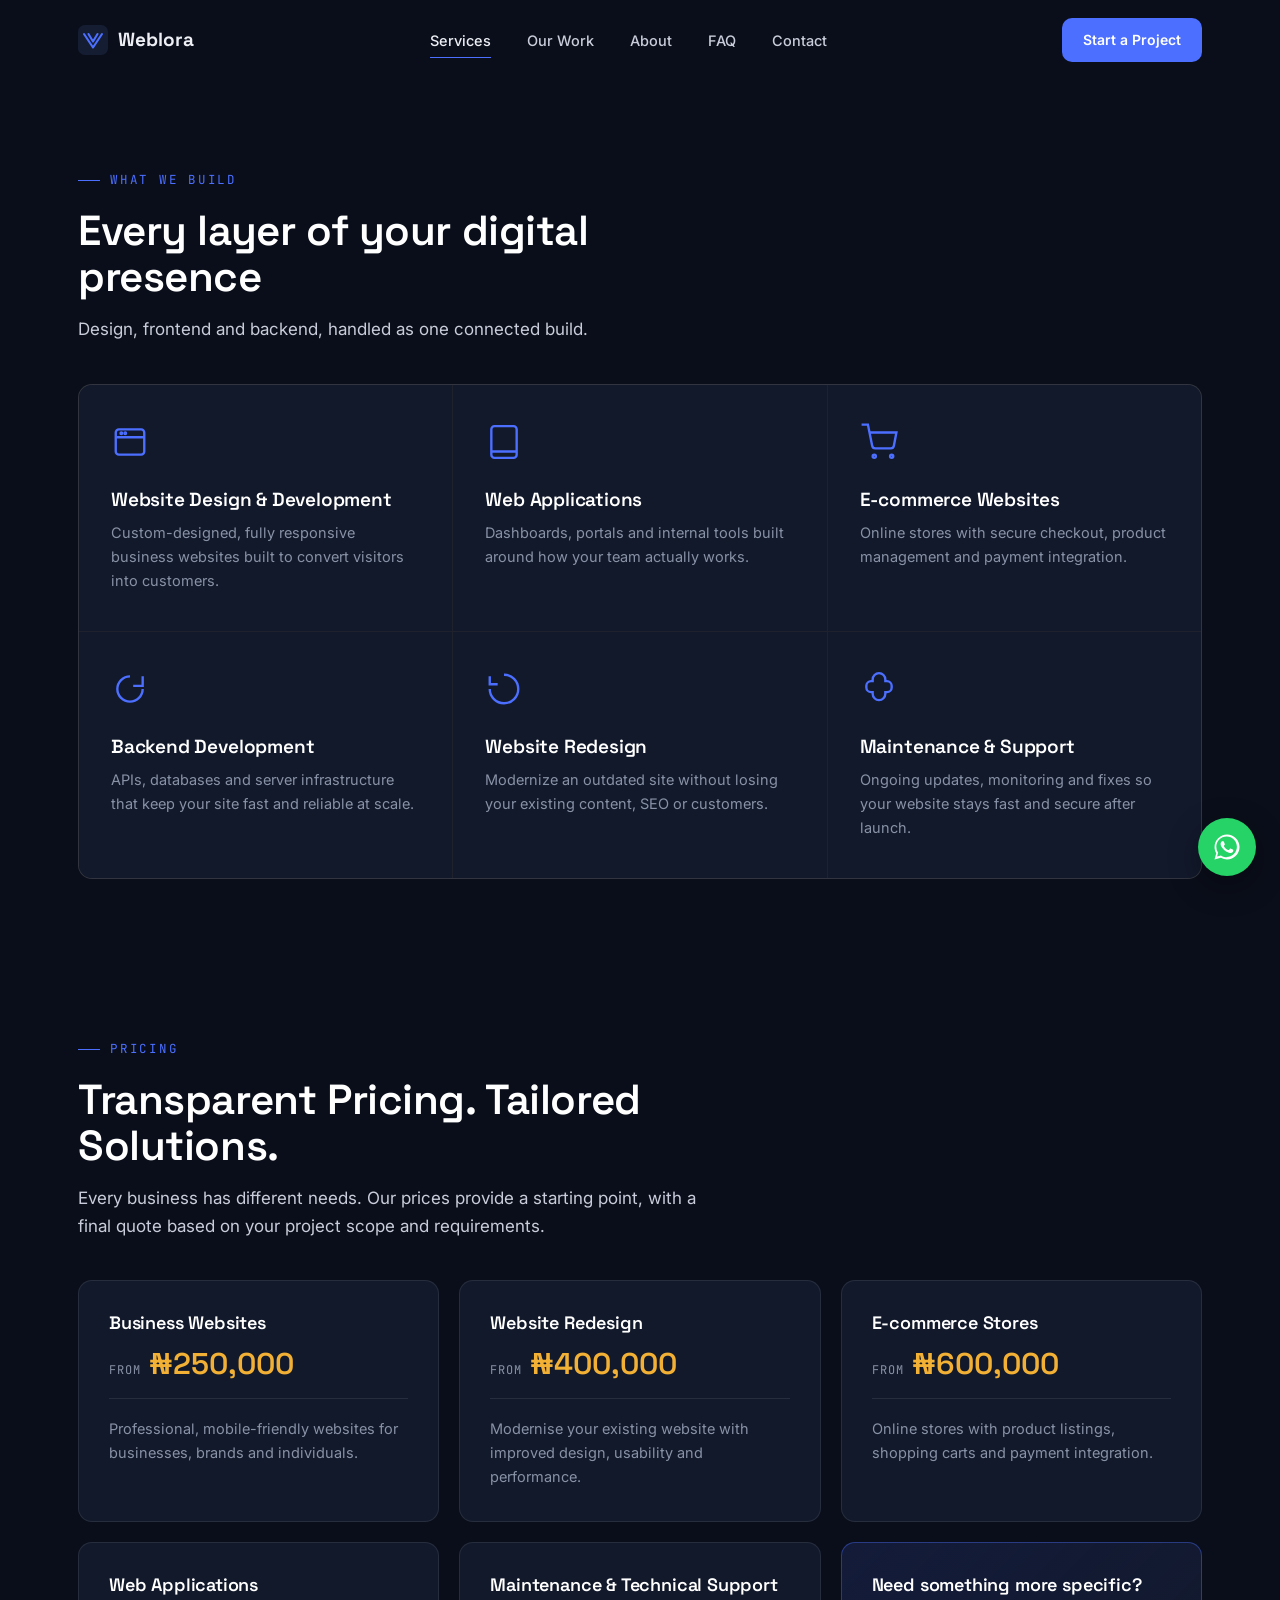
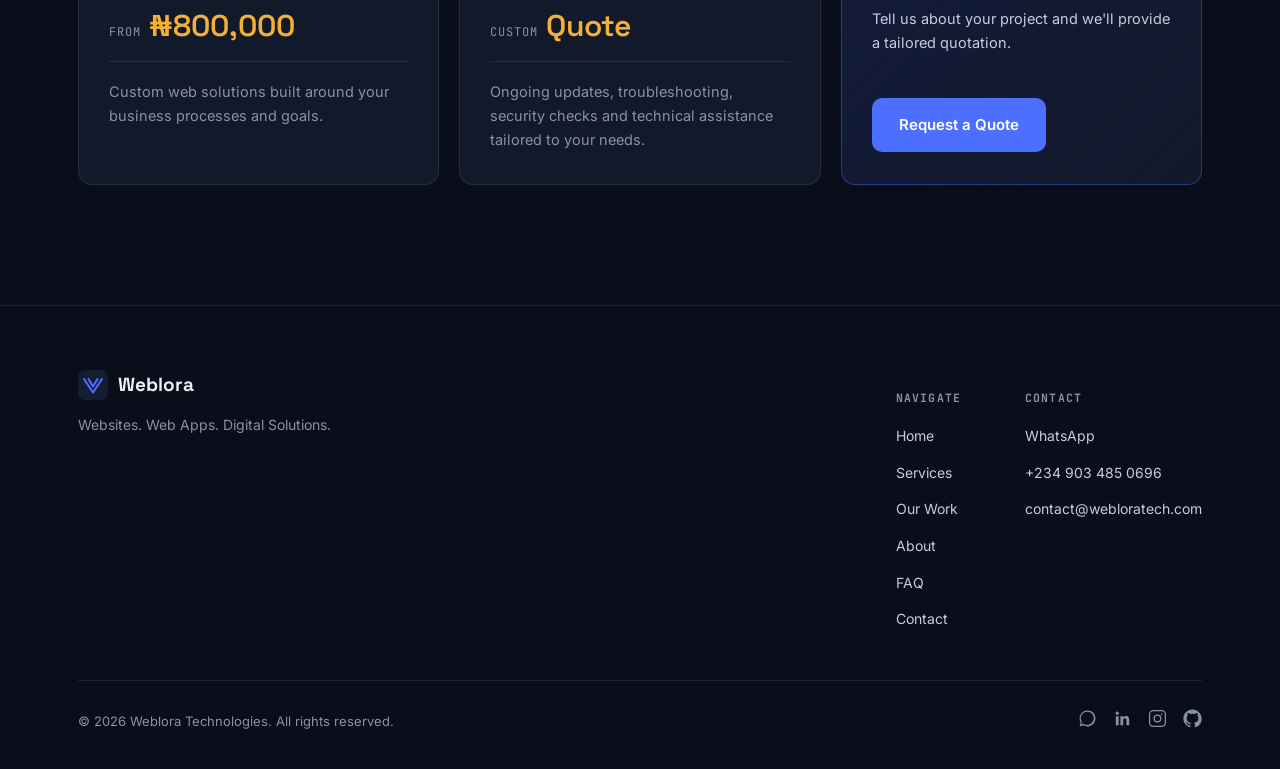
<file: services.html>
<!DOCTYPE html>
<html lang="en">
<head>
<!-- Google tag (gtag.js) -->
<script async src="https://www.googletagmanager.com/gtag/js?id=G-FFYSXF3DL2">
</script>
<script>
  window.dataLayer = window.dataLayer || [];
  function gtag(){dataLayer.push(arguments);}
  gtag('js', new Date());

  gtag('config', 'G-FFYSXF3DL2');
</script>
<meta charset="UTF-8">
<meta name="viewport" content="width=device-width, initial-scale=1.0">
<title>Services — Weblora Technologies</title>
<meta name="description" content="Website design, web applications, e-commerce, backend development, redesigns and maintenance by Weblora Technologies.">
<link rel="canonical" href="https://webloratech.com/services.html">

<!-- Link preview (WhatsApp, Instagram, Facebook, LinkedIn) -->
<meta property="og:type" content="website">
<meta property="og:site_name" content="Weblora Technologies">
<meta property="og:title" content="Services — Weblora Technologies">
<meta property="og:description" content="Website design, web applications, e-commerce, backend development, redesigns and maintenance by Weblora Technologies.">
<meta property="og:url" content="https://webloratech.com/services.html">
<meta property="og:image" content="https://webloratech.com/assets/og-image.png">
<meta property="og:image:width" content="1200">
<meta property="og:image:height" content="630">
<meta name="twitter:card" content="summary_large_image">

<link rel="icon" type="image/svg+xml" href="data:image/svg+xml,%3Csvg xmlns='http://www.w3.org/2000/svg' viewBox='0 0 100 100'%3E%3Crect width='100' height='100' rx='22' fill='%230A0E1A'/%3E%3Cpath d='M20 30 L50 75 L80 30 M35 30 L50 55 L65 30' stroke='%234C6FFF' stroke-width='7' fill='none' stroke-linecap='round' stroke-linejoin='round'/%3E%3C/svg%3E">

<link rel="preconnect" href="https://fonts.googleapis.com">
<link rel="preconnect" href="https://fonts.gstatic.com" crossorigin>
<link href="https://fonts.googleapis.com/css2?family=Space+Grotesk:wght@400;500;600;700&family=Inter:wght@400;500;600;700&family=JetBrains+Mono:wght@400;500&display=swap" rel="stylesheet">
<link rel="stylesheet" href="styles.css">
</head>
<body>

<a href="#main" class="skip-link">Skip to content</a>

<header id="siteHeader">
  <div class="wrap nav-row">
    <a href="index.html" class="logo" aria-label="Weblora Technologies home">
      <svg class="logo-mark" viewBox="0 0 100 100" fill="none" xmlns="http://www.w3.org/2000/svg" aria-hidden="true">
        <rect width="100" height="100" rx="22" fill="#151d33"/>
        <path d="M20 30 L50 75 L80 30 M35 30 L50 55 L65 30" stroke="#4C6FFF" stroke-width="7" fill="none" stroke-linecap="round" stroke-linejoin="round"/>
      </svg>
      Weblora
    </a>

    <nav class="nav-links" id="navLinks" aria-label="Primary">
      <a href="services.html">Services</a>
      <a href="work.html">Our Work</a>
      <a href="about.html">About</a>
      <a href="faq.html">FAQ</a>
      <a href="contact.html">Contact</a>
    </nav>

    <div class="nav-cta-group">
      <a href="contact.html" class="btn btn-primary">Start a Project</a>
      <button class="menu-toggle" id="menuToggle" aria-expanded="false" aria-controls="navLinks" aria-label="Open menu">
        <svg id="menuIcon" viewBox="0 0 24 24" fill="none" stroke="currentColor" stroke-width="2" stroke-linecap="round"><line x1="3" y1="6" x2="21" y2="6"/><line x1="3" y1="12" x2="21" y2="12"/><line x1="3" y1="18" x2="21" y2="18"/></svg>
      </button>
    </div>
  </div>
</header>

<main id="main">

  <section class="page-top">
    <div class="wrap">
      <div class="sec-head">
        <div class="eyebrow">What we build</div>
        <h1 class="visually-hidden">Services</h1>
        <h2>Every layer of your digital presence</h2>
        <p>Design, frontend and backend, handled as one connected build.</p>
      </div>

      <div class="services-grid">
        <article class="service-card">
          <svg class="service-icon" viewBox="0 0 24 24" fill="none" stroke="currentColor" stroke-width="1.5"><rect x="3" y="4" width="18" height="16" rx="2"/><path d="M3 9h18"/><circle cx="6.5" cy="6.5" r=".5" fill="currentColor"/><circle cx="9" cy="6.5" r=".5" fill="currentColor"/></svg>
          <h3>Website Design &amp; Development</h3>
          <p>Custom-designed, fully responsive business websites built to convert visitors into customers.</p>
        </article>
        <article class="service-card">
          <svg class="service-icon" viewBox="0 0 24 24" fill="none" stroke="currentColor" stroke-width="1.5"><rect x="4" y="2" width="16" height="20" rx="2"/><line x1="4" y1="18" x2="20" y2="18"/></svg>
          <h3>Web Applications</h3>
          <p>Dashboards, portals and internal tools built around how your team actually works.</p>
        </article>
        <article class="service-card">
          <svg class="service-icon" viewBox="0 0 24 24" fill="none" stroke="currentColor" stroke-width="1.5"><circle cx="9" cy="21" r="1"/><circle cx="20" cy="21" r="1"/><path d="M1 1h4l2.68 13.39a2 2 0 0 0 2 1.61h9.72a2 2 0 0 0 2-1.61L23 6H6"/></svg>
          <h3>E-commerce Websites</h3>
          <p>Online stores with secure checkout, product management and payment integration.</p>
        </article>
        <article class="service-card">
          <svg class="service-icon" viewBox="0 0 24 24" fill="none" stroke="currentColor" stroke-width="1.5"><path d="M20 12a8 8 0 1 1-8-8"/><path d="M20 4v6h-6"/></svg>
          <h3>Backend Development</h3>
          <p>APIs, databases and server infrastructure that keep your site fast and reliable at scale.</p>
        </article>
        <article class="service-card">
          <svg class="service-icon" viewBox="0 0 24 24" fill="none" stroke="currentColor" stroke-width="1.5"><path d="M3 12a9 9 0 1 0 9-9"/><path d="M3 4v5h5"/></svg>
          <h3>Website Redesign</h3>
          <p>Modernize an outdated site without losing your existing content, SEO or customers.</p>
        </article>
        <article class="service-card">
          <svg class="service-icon" viewBox="0 0 24 24" fill="none" stroke="currentColor" stroke-width="1.5"><path d="M12 2a4 4 0 0 1 4 4v1h1a3 3 0 0 1 3 3v1a3 3 0 0 1-3 3h-1v1a4 4 0 0 1-8 0v-1H7a3 3 0 0 1-3-3v-1a3 3 0 0 1 3-3h1V6a4 4 0 0 1 4-4z"/></svg>
          <h3>Maintenance &amp; Support</h3>
          <p>Ongoing updates, monitoring and fixes so your website stays fast and secure after launch.</p>
        </article>
      </div>
    </div>
  </section>

  <section id="pricing" class="pricing-section">
    <div class="wrap">
      <div class="sec-head">
        <div class="eyebrow">Pricing</div>
        <h2>Transparent Pricing. Tailored Solutions.</h2>
        <p>Every business has different needs. Our prices provide a starting point, with a final quote based on your project scope and requirements.</p>
      </div>

      <div class="pricing-grid">
        <article class="price-card">
          <h3>Business Websites</h3>
          <p class="price-amount"><span class="price-from">From</span><strong>₦250,000</strong></p>
          <p>Professional, mobile-friendly websites for businesses, brands and individuals.</p>
        </article>
        <article class="price-card">
          <h3>Website Redesign</h3>
          <p class="price-amount"><span class="price-from">From</span><strong>₦400,000</strong></p>
          <p>Modernise your existing website with improved design, usability and performance.</p>
        </article>
        <article class="price-card">
          <h3>E-commerce Stores</h3>
          <p class="price-amount"><span class="price-from">From</span><strong>₦600,000</strong></p>
          <p>Online stores with product listings, shopping carts and payment integration.</p>
        </article>
        <article class="price-card">
          <h3>Web Applications</h3>
          <p class="price-amount"><span class="price-from">From</span><strong>₦800,000</strong></p>
          <p>Custom web solutions built around your business processes and goals.</p>
        </article>
        <article class="price-card">
          <h3>Maintenance &amp; Technical Support</h3>
          <p class="price-amount"><span class="price-from">Custom</span><strong>Quote</strong></p>
          <p>Ongoing updates, troubleshooting, security checks and technical assistance tailored to your needs.</p>
        </article>
        <article class="price-card price-card-cta">
          <h3>Need something more specific?</h3>
          <p>Tell us about your project and we'll provide a tailored quotation.</p>
          <a href="contact.html" class="btn btn-primary">Request a Quote</a>
        </article>
      </div>
    </div>
  </section>

</main>

<footer>
  <div class="wrap">
    <div class="footer-top">
      <div class="footer-brand">
        <a href="index.html" class="logo">
          <svg class="logo-mark" viewBox="0 0 100 100" fill="none" xmlns="http://www.w3.org/2000/svg" aria-hidden="true">
            <rect width="100" height="100" rx="22" fill="#151d33"/>
            <path d="M20 30 L50 75 L80 30 M35 30 L50 55 L65 30" stroke="#4C6FFF" stroke-width="7" fill="none" stroke-linecap="round" stroke-linejoin="round"/>
          </svg>
          Weblora
        </a>
        <p>Websites. Web Apps. Digital Solutions.</p>
      </div>

      <div class="footer-cols">
        <div class="footer-col">
          <h5>Navigate</h5>
          <ul>
            <li><a href="index.html">Home</a></li>
            <li><a href="services.html">Services</a></li>
            <li><a href="work.html">Our Work</a></li>
            <li><a href="about.html">About</a></li>
            <li><a href="faq.html">FAQ</a></li>
            <li><a href="contact.html">Contact</a></li>
          </ul>
        </div>
        <div class="footer-col">
          <h5>Contact</h5>
          <ul>
            <li><a href="https://wa.me/2349034850696">WhatsApp</a></li>
            <li><a href="tel:+2349034850696">+234 903 485 0696</a></li>
            <li><a href="mailto:contact@webloratech.com" target="_top">contact@webloratech.com</a></li>
          </ul>
        </div>
      </div>
    </div>

    <div class="footer-bottom">
      <p>&copy; 2026 Weblora Technologies. All rights reserved.</p>
      <div class="footer-socials">
        <a href="https://wa.me/2349034850696" target="_blank" rel="noopener" aria-label="WhatsApp">
          <svg viewBox="0 0 24 24" fill="currentColor"><path d="M12.04 2c-5.52 0-10 4.48-10 10 0 1.76.46 3.48 1.34 5L2 22l5.14-1.35A9.96 9.96 0 0 0 12.04 22c5.52 0 10-4.48 10-10s-4.48-10-10-10zm0 18.2c-1.62 0-3.2-.44-4.58-1.27l-.33-.2-3.05.8.82-2.97-.21-.34a8.18 8.18 0 0 1-1.25-4.42c0-4.54 3.7-8.23 8.24-8.23 4.53 0 8.23 3.69 8.23 8.23 0 4.54-3.7 8.23-8.24 8.23z"/></svg>
        </a>
        <a href="https://www.linkedin.com/in/oluwaseuntaiwologix" target="_blank" rel="noopener" aria-label="LinkedIn">
          <svg viewBox="0 0 24 24" fill="currentColor"><path d="M20.45 20.45h-3.55v-5.57c0-1.33-.02-3.04-1.85-3.04-1.86 0-2.14 1.45-2.14 2.94v5.67H9.36V9h3.41v1.56h.05c.47-.9 1.63-1.85 3.36-1.85 3.6 0 4.27 2.37 4.27 5.45v6.29zM5.34 7.43a2.06 2.06 0 1 1 0-4.12 2.06 2.06 0 0 1 0 4.12zM7.12 20.45H3.56V9h3.56v11.45z"/></svg>
        </a>
        <a href="https://www.instagram.com/weblora_technologies/" target="_blank" rel="noopener" aria-label="Instagram">
          <svg viewBox="0 0 24 24" fill="none" stroke="currentColor" stroke-width="1.6"><rect x="2" y="2" width="20" height="20" rx="5"/><circle cx="12" cy="12" r="4.2"/><circle cx="17.3" cy="6.7" r="1" fill="currentColor" stroke="none"/></svg>
        </a>
        <a href="https://github.com/Oluwaseun-bit-ui" target="_blank" rel="noopener" aria-label="GitHub">
          <svg viewBox="0 0 24 24" fill="currentColor"><path d="M12 .5C5.65.5.5 5.65.5 12c0 5.08 3.29 9.39 7.86 10.91.58.1.79-.25.79-.56 0-.28-.01-1.02-.02-2-3.2.7-3.88-1.54-3.88-1.54-.52-1.33-1.28-1.69-1.28-1.69-1.05-.72.08-.71.08-.71 1.16.08 1.77 1.19 1.77 1.19 1.03 1.77 2.7 1.26 3.36.96.1-.75.4-1.26.73-1.55-2.55-.29-5.24-1.28-5.24-5.7 0-1.26.45-2.29 1.19-3.09-.12-.29-.52-1.46.11-3.05 0 0 .97-.31 3.18 1.18a11.05 11.05 0 0 1 5.8 0c2.2-1.49 3.17-1.18 3.17-1.18.64 1.59.24 2.76.12 3.05.74.8 1.18 1.83 1.18 3.09 0 4.43-2.69 5.41-5.25 5.69.41.36.78 1.08.78 2.17 0 1.57-.01 2.83-.01 3.22 0 .31.21.67.8.56A10.52 10.52 0 0 0 23.5 12C23.5 5.65 18.35.5 12 .5z"/></svg>
        </a>
      </div>
    </div>
  </div>
</footer>

<script src="script.js"></script>
</body>
</html>
</file>
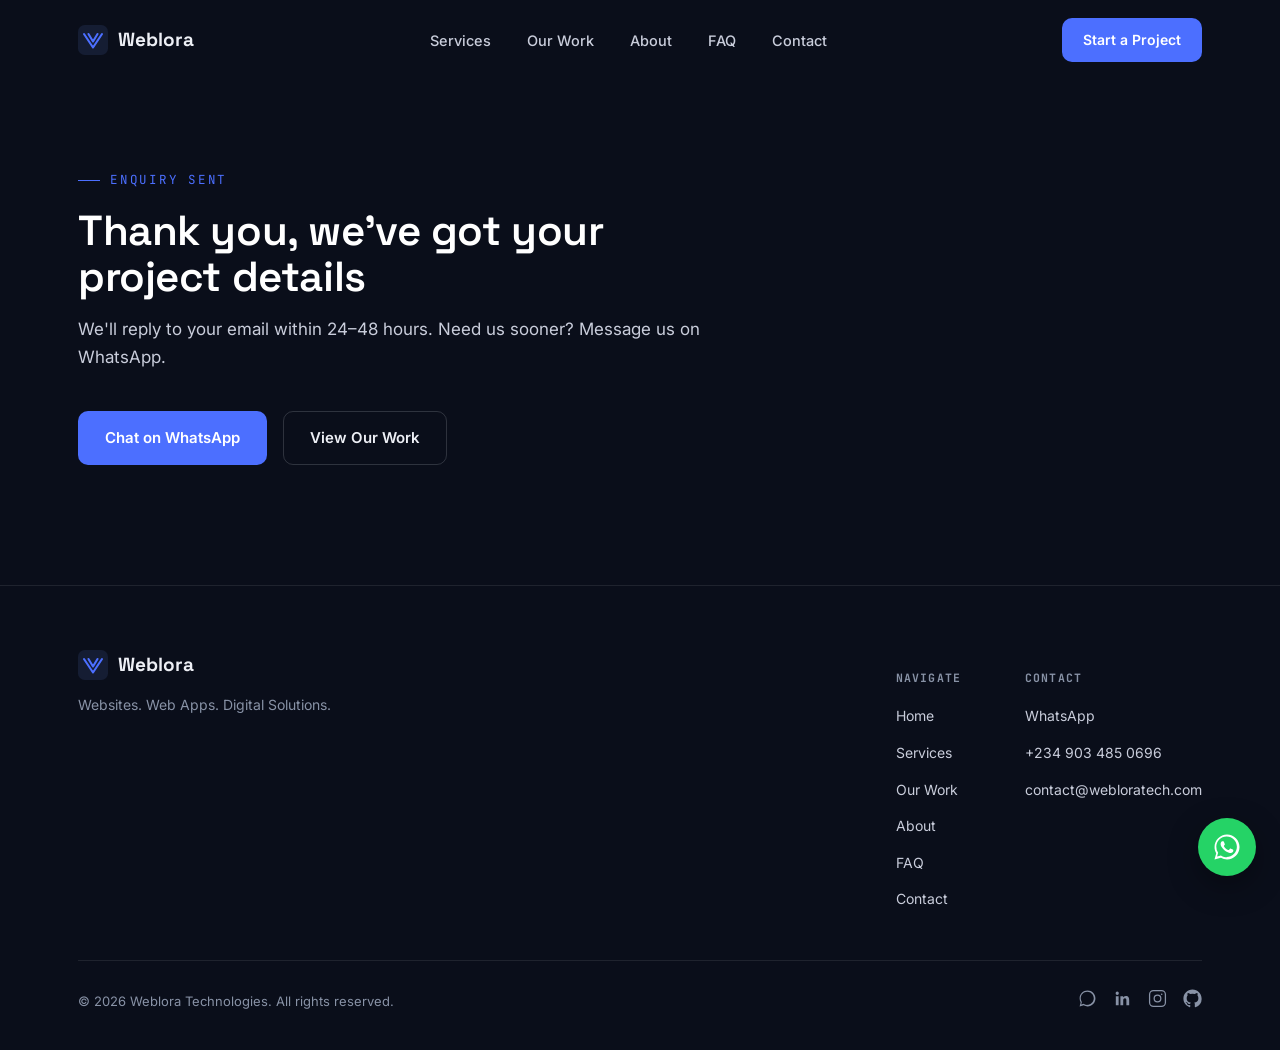
<file: thank-you.html>
<!DOCTYPE html>
<html lang="en">
<head>
<!-- Google tag (gtag.js) -->
<script async src="https://www.googletagmanager.com/gtag/js?id=G-FFYSXF3DL2">
</script>
<script>
  window.dataLayer = window.dataLayer || [];
  function gtag(){dataLayer.push(arguments);}
  gtag('js', new Date());

  gtag('config', 'G-FFYSXF3DL2');
</script>
<!-- Conversion: a visitor only lands here after sending the project form -->
<script>
  gtag('event', 'generate_lead', { form_name: 'project_enquiry' });
  // Google Ads conversion: paste your conversion label from Google Ads below and uncomment
  // gtag('event', 'conversion', { send_to: 'AW-XXXXXXXXXX/XXXXXXXXXXXXXXXXX' });
</script>
<meta charset="UTF-8">
<meta name="viewport" content="width=device-width, initial-scale=1.0">
<title>Thank You — Weblora Technologies</title>
<meta name="description" content="Thanks for your project enquiry. Weblora Technologies will reply within 24–48 hours.">
<meta name="robots" content="noindex">

<link rel="icon" type="image/svg+xml" href="data:image/svg+xml,%3Csvg xmlns='http://www.w3.org/2000/svg' viewBox='0 0 100 100'%3E%3Crect width='100' height='100' rx='22' fill='%230A0E1A'/%3E%3Cpath d='M20 30 L50 75 L80 30 M35 30 L50 55 L65 30' stroke='%234C6FFF' stroke-width='7' fill='none' stroke-linecap='round' stroke-linejoin='round'/%3E%3C/svg%3E">

<link rel="preconnect" href="https://fonts.googleapis.com">
<link rel="preconnect" href="https://fonts.gstatic.com" crossorigin>
<link href="https://fonts.googleapis.com/css2?family=Space+Grotesk:wght@400;500;600;700&family=Inter:wght@400;500;600;700&family=JetBrains+Mono:wght@400;500&display=swap" rel="stylesheet">
<link rel="stylesheet" href="styles.css">
</head>
<body>

<a href="#main" class="skip-link">Skip to content</a>

<header id="siteHeader">
  <div class="wrap nav-row">
    <a href="index.html" class="logo" aria-label="Weblora Technologies home">
      <svg class="logo-mark" viewBox="0 0 100 100" fill="none" xmlns="http://www.w3.org/2000/svg" aria-hidden="true">
        <rect width="100" height="100" rx="22" fill="#151d33"/>
        <path d="M20 30 L50 75 L80 30 M35 30 L50 55 L65 30" stroke="#4C6FFF" stroke-width="7" fill="none" stroke-linecap="round" stroke-linejoin="round"/>
      </svg>
      Weblora
    </a>

    <nav class="nav-links" id="navLinks" aria-label="Primary">
      <a href="services.html">Services</a>
      <a href="work.html">Our Work</a>
      <a href="about.html">About</a>
      <a href="faq.html">FAQ</a>
      <a href="contact.html">Contact</a>
    </nav>

    <div class="nav-cta-group">
      <a href="contact.html" class="btn btn-primary">Start a Project</a>
      <button class="menu-toggle" id="menuToggle" aria-expanded="false" aria-controls="navLinks" aria-label="Open menu">
        <svg id="menuIcon" viewBox="0 0 24 24" fill="none" stroke="currentColor" stroke-width="2" stroke-linecap="round"><line x1="3" y1="6" x2="21" y2="6"/><line x1="3" y1="12" x2="21" y2="12"/><line x1="3" y1="18" x2="21" y2="18"/></svg>
      </button>
    </div>
  </div>
</header>

<main id="main">

  <section class="page-top">
    <div class="wrap">
      <div class="sec-head">
        <div class="eyebrow">Enquiry sent</div>
        <h1 class="visually-hidden">Thank you</h1>
        <h2>Thank you, we've got your project details</h2>
        <p>We'll reply to your email within 24–48 hours. Need us sooner? Message us on WhatsApp.</p>
      </div>
      <div class="hero-actions">
        <a href="https://wa.me/2349034850696" target="_blank" rel="noopener" class="btn btn-primary">Chat on WhatsApp</a>
        <a href="work.html" class="btn btn-ghost">View Our Work</a>
      </div>
    </div>
  </section>

</main>

<footer>
  <div class="wrap">
    <div class="footer-top">
      <div class="footer-brand">
        <a href="index.html" class="logo">
          <svg class="logo-mark" viewBox="0 0 100 100" fill="none" xmlns="http://www.w3.org/2000/svg" aria-hidden="true">
            <rect width="100" height="100" rx="22" fill="#151d33"/>
            <path d="M20 30 L50 75 L80 30 M35 30 L50 55 L65 30" stroke="#4C6FFF" stroke-width="7" fill="none" stroke-linecap="round" stroke-linejoin="round"/>
          </svg>
          Weblora
        </a>
        <p>Websites. Web Apps. Digital Solutions.</p>
      </div>

      <div class="footer-cols">
        <div class="footer-col">
          <h5>Navigate</h5>
          <ul>
            <li><a href="index.html">Home</a></li>
            <li><a href="services.html">Services</a></li>
            <li><a href="work.html">Our Work</a></li>
            <li><a href="about.html">About</a></li>
            <li><a href="faq.html">FAQ</a></li>
            <li><a href="contact.html">Contact</a></li>
          </ul>
        </div>
        <div class="footer-col">
          <h5>Contact</h5>
          <ul>
            <li><a href="https://wa.me/2349034850696">WhatsApp</a></li>
            <li><a href="tel:+2349034850696">+234 903 485 0696</a></li>
            <li><a href="mailto:contact@webloratech.com" target="_top">contact@webloratech.com</a></li>
          </ul>
        </div>
      </div>
    </div>

    <div class="footer-bottom">
      <p>&copy; 2026 Weblora Technologies. All rights reserved.</p>
      <div class="footer-socials">
        <a href="https://wa.me/2349034850696" target="_blank" rel="noopener" aria-label="WhatsApp">
          <svg viewBox="0 0 24 24" fill="currentColor"><path d="M12.04 2c-5.52 0-10 4.48-10 10 0 1.76.46 3.48 1.34 5L2 22l5.14-1.35A9.96 9.96 0 0 0 12.04 22c5.52 0 10-4.48 10-10s-4.48-10-10-10zm0 18.2c-1.62 0-3.2-.44-4.58-1.27l-.33-.2-3.05.8.82-2.97-.21-.34a8.18 8.18 0 0 1-1.25-4.42c0-4.54 3.7-8.23 8.24-8.23 4.53 0 8.23 3.69 8.23 8.23 0 4.54-3.7 8.23-8.24 8.23z"/></svg>
        </a>
        <a href="https://www.linkedin.com/in/oluwaseuntaiwologix" target="_blank" rel="noopener" aria-label="LinkedIn">
          <svg viewBox="0 0 24 24" fill="currentColor"><path d="M20.45 20.45h-3.55v-5.57c0-1.33-.02-3.04-1.85-3.04-1.86 0-2.14 1.45-2.14 2.94v5.67H9.36V9h3.41v1.56h.05c.47-.9 1.63-1.85 3.36-1.85 3.6 0 4.27 2.37 4.27 5.45v6.29zM5.34 7.43a2.06 2.06 0 1 1 0-4.12 2.06 2.06 0 0 1 0 4.12zM7.12 20.45H3.56V9h3.56v11.45z"/></svg>
        </a>
        <a href="https://www.instagram.com/weblora_technologies/" target="_blank" rel="noopener" aria-label="Instagram">
          <svg viewBox="0 0 24 24" fill="none" stroke="currentColor" stroke-width="1.6"><rect x="2" y="2" width="20" height="20" rx="5"/><circle cx="12" cy="12" r="4.2"/><circle cx="17.3" cy="6.7" r="1" fill="currentColor" stroke="none"/></svg>
        </a>
        <a href="https://github.com/Oluwaseun-bit-ui" target="_blank" rel="noopener" aria-label="GitHub">
          <svg viewBox="0 0 24 24" fill="currentColor"><path d="M12 .5C5.65.5.5 5.65.5 12c0 5.08 3.29 9.39 7.86 10.91.58.1.79-.25.79-.56 0-.28-.01-1.02-.02-2-3.2.7-3.88-1.54-3.88-1.54-.52-1.33-1.28-1.69-1.28-1.69-1.05-.72.08-.71.08-.71 1.16.08 1.77 1.19 1.77 1.19 1.03 1.77 2.7 1.26 3.36.96.1-.75.4-1.26.73-1.55-2.55-.29-5.24-1.28-5.24-5.7 0-1.26.45-2.29 1.19-3.09-.12-.29-.52-1.46.11-3.05 0 0 .97-.31 3.18 1.18a11.05 11.05 0 0 1 5.8 0c2.2-1.49 3.17-1.18 3.17-1.18.64 1.59.24 2.76.12 3.05.74.8 1.18 1.83 1.18 3.09 0 4.43-2.69 5.41-5.25 5.69.41.36.78 1.08.78 2.17 0 1.57-.01 2.83-.01 3.22 0 .31.21.67.8.56A10.52 10.52 0 0 0 23.5 12C23.5 5.65 18.35.5 12 .5z"/></svg>
        </a>
      </div>
    </div>
  </div>
</footer>

<script src="script.js"></script>
</body>
</html>
</file>
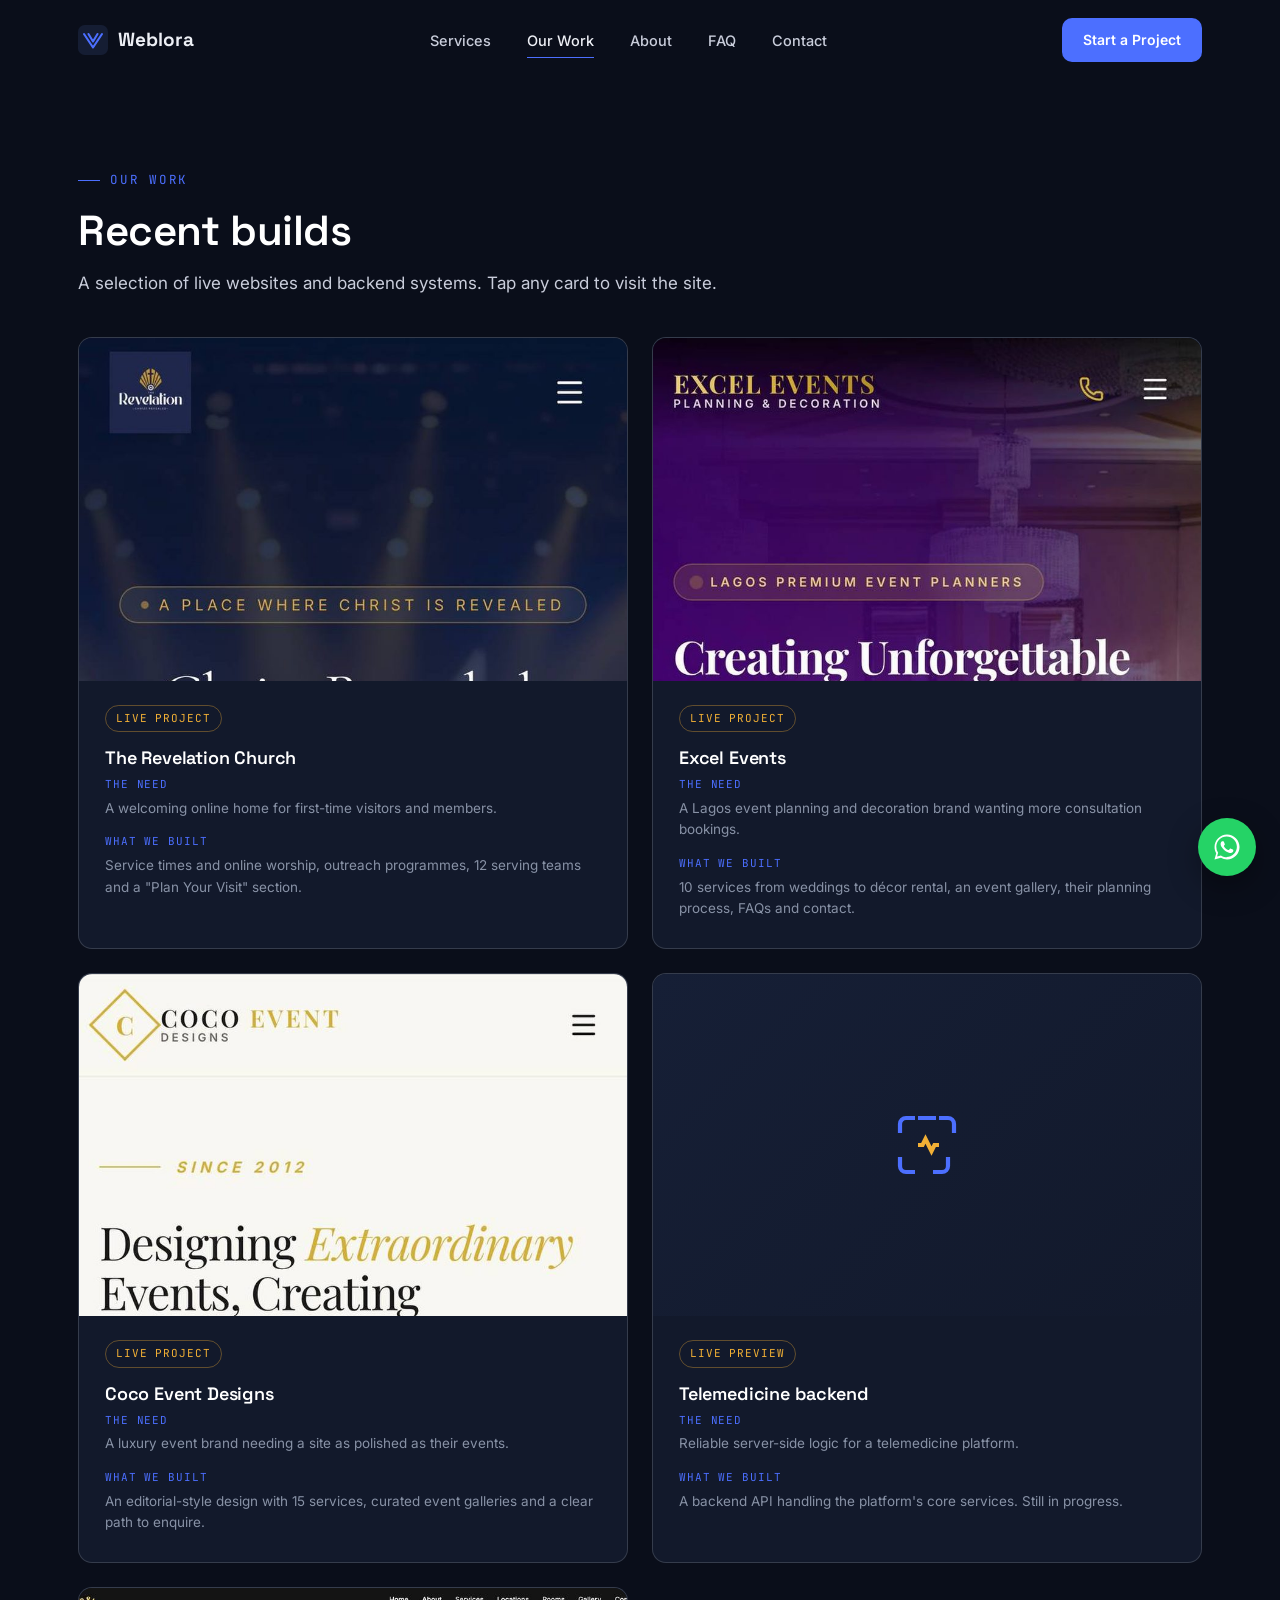
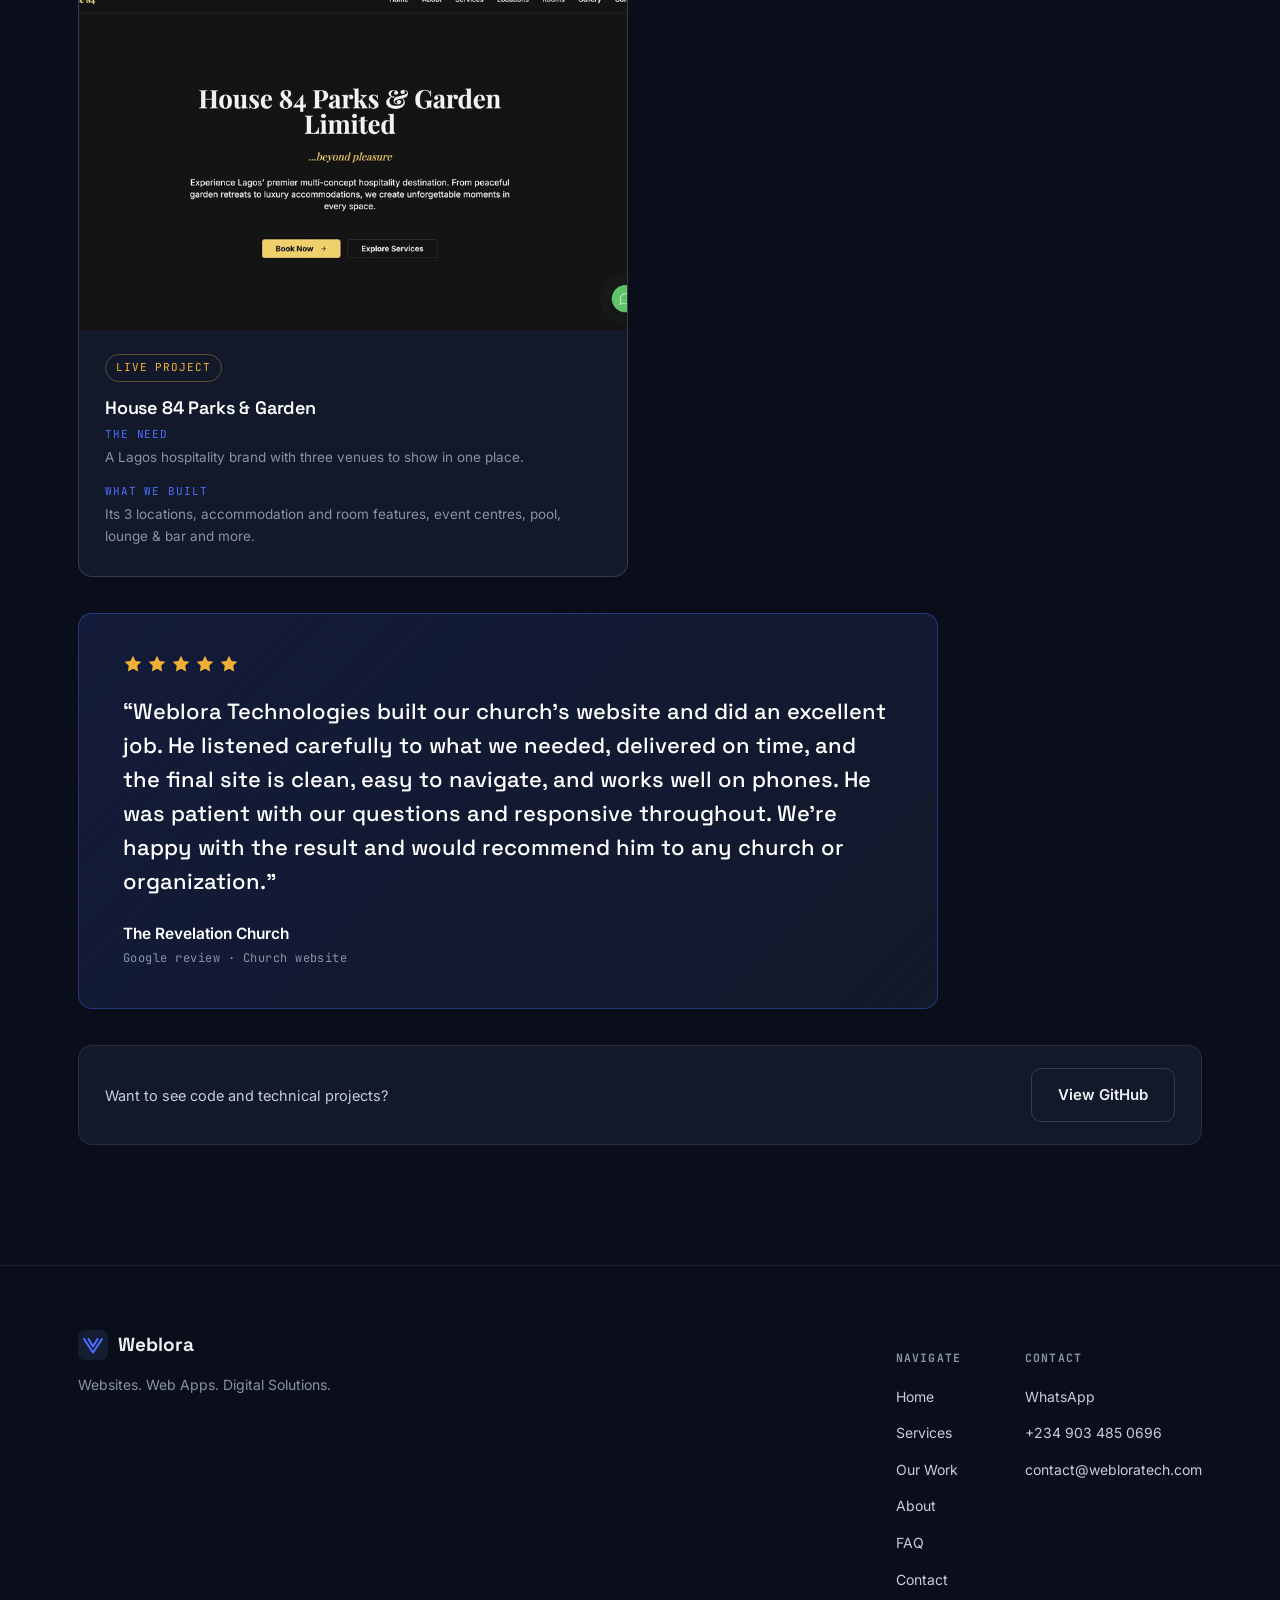
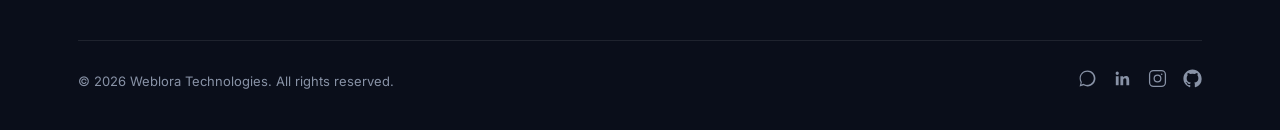
<file: work.html>
<!DOCTYPE html>
<html lang="en">
<head>
<!-- Google tag (gtag.js) -->
<script async src="https://www.googletagmanager.com/gtag/js?id=G-FFYSXF3DL2">
</script>
<script>
  window.dataLayer = window.dataLayer || [];
  function gtag(){dataLayer.push(arguments);}
  gtag('js', new Date());

  gtag('config', 'G-FFYSXF3DL2');
</script>
<meta charset="UTF-8">
<meta name="viewport" content="width=device-width, initial-scale=1.0">
<title>Our Work — Weblora Technologies</title>
<meta name="description" content="Live websites and web projects built by Weblora Technologies.">
<link rel="canonical" href="https://webloratech.com/work.html">

<!-- Link preview (WhatsApp, Instagram, Facebook, LinkedIn) -->
<meta property="og:type" content="website">
<meta property="og:site_name" content="Weblora Technologies">
<meta property="og:title" content="Our Work — Weblora Technologies">
<meta property="og:description" content="Live websites and web projects built by Weblora Technologies.">
<meta property="og:url" content="https://webloratech.com/work.html">
<meta property="og:image" content="https://webloratech.com/assets/og-image.png">
<meta property="og:image:width" content="1200">
<meta property="og:image:height" content="630">
<meta name="twitter:card" content="summary_large_image">

<link rel="icon" type="image/svg+xml" href="data:image/svg+xml,%3Csvg xmlns='http://www.w3.org/2000/svg' viewBox='0 0 100 100'%3E%3Crect width='100' height='100' rx='22' fill='%230A0E1A'/%3E%3Cpath d='M20 30 L50 75 L80 30 M35 30 L50 55 L65 30' stroke='%234C6FFF' stroke-width='7' fill='none' stroke-linecap='round' stroke-linejoin='round'/%3E%3C/svg%3E">

<link rel="preconnect" href="https://fonts.googleapis.com">
<link rel="preconnect" href="https://fonts.gstatic.com" crossorigin>
<link href="https://fonts.googleapis.com/css2?family=Space+Grotesk:wght@400;500;600;700&family=Inter:wght@400;500;600;700&family=JetBrains+Mono:wght@400;500&display=swap" rel="stylesheet">
<link rel="stylesheet" href="styles.css">
</head>
<body>

<a href="#main" class="skip-link">Skip to content</a>

<header id="siteHeader">
  <div class="wrap nav-row">
    <a href="index.html" class="logo" aria-label="Weblora Technologies home">
      <svg class="logo-mark" viewBox="0 0 100 100" fill="none" xmlns="http://www.w3.org/2000/svg" aria-hidden="true">
        <rect width="100" height="100" rx="22" fill="#151d33"/>
        <path d="M20 30 L50 75 L80 30 M35 30 L50 55 L65 30" stroke="#4C6FFF" stroke-width="7" fill="none" stroke-linecap="round" stroke-linejoin="round"/>
      </svg>
      Weblora
    </a>

    <nav class="nav-links" id="navLinks" aria-label="Primary">
      <a href="services.html">Services</a>
      <a href="work.html">Our Work</a>
      <a href="about.html">About</a>
      <a href="faq.html">FAQ</a>
      <a href="contact.html">Contact</a>
    </nav>

    <div class="nav-cta-group">
      <a href="contact.html" class="btn btn-primary">Start a Project</a>
      <button class="menu-toggle" id="menuToggle" aria-expanded="false" aria-controls="navLinks" aria-label="Open menu">
        <svg id="menuIcon" viewBox="0 0 24 24" fill="none" stroke="currentColor" stroke-width="2" stroke-linecap="round"><line x1="3" y1="6" x2="21" y2="6"/><line x1="3" y1="12" x2="21" y2="12"/><line x1="3" y1="18" x2="21" y2="18"/></svg>
      </button>
    </div>
  </div>
</header>

<main id="main">

  <section class="page-top">
    <div class="wrap">
      <div class="sec-head">
        <div class="eyebrow">Our work</div>
        <h1 class="visually-hidden">Our Work</h1>
        <h2>Recent builds</h2>
        <p>A selection of live websites and backend systems. Tap any card to visit the site.</p>
      </div>

      <div class="work-grid">

        <a class="work-card" href="https://revelation-church-hub.vercel.app/" target="_blank" rel="noopener">
          <div class="work-thumb">
            <img src="Public/revelation-church.jpg" alt="Revelation Church website homepage" loading="lazy" width="900" height="1494">
            <span class="visit-badge">Visit site ↗</span>
          </div>
          <div class="work-body">
            <span class="tag">Live project</span>
            <h4>The Revelation Church</h4>
            <dl class="work-story">
              <dt>The need</dt><dd>A welcoming online home for first-time visitors and members.</dd>
              <dt>What we built</dt><dd>Service times and online worship, outreach programmes, 12 serving teams and a "Plan Your Visit" section.</dd>
            </dl>
          </div>
        </a>

        <a class="work-card" href="https://excelevent.vercel.app/" target="_blank" rel="noopener">
          <div class="work-thumb">
            <img src="Public/excel-events.jpg" alt="Excel Events website homepage" loading="lazy" width="900" height="1509">
            <span class="visit-badge">Visit site ↗</span>
          </div>
          <div class="work-body">
            <span class="tag">Live project</span>
            <h4>Excel Events</h4>
            <dl class="work-story">
              <dt>The need</dt><dd>A Lagos event planning and decoration brand wanting more consultation bookings.</dd>
              <dt>What we built</dt><dd>10 services from weddings to décor rental, an event gallery, their planning process, FAQs and contact.</dd>
            </dl>
          </div>
        </a>

        <a class="work-card" href="https://coco-event.vercel.app/" target="_blank" rel="noopener">
          <div class="work-thumb">
            <img src="Public/coco-event.jpg" alt="Coco Event Designs website homepage" loading="lazy" width="900" height="1525">
            <span class="visit-badge">Visit site ↗</span>
          </div>
          <div class="work-body">
            <span class="tag">Live project</span>
            <h4>Coco Event Designs</h4>
            <dl class="work-story">
              <dt>The need</dt><dd>A luxury event brand needing a site as polished as their events.</dd>
              <dt>What we built</dt><dd>An editorial-style design with 15 services, curated event galleries and a clear path to enquire.</dd>
            </dl>
          </div>
        </a>

        <a class="work-card" href="https://telemedicine-wg98.onrender.com" target="_blank" rel="noopener">
          <div class="work-thumb no-image">
            <svg width="72" height="72" viewBox="0 0 24 24" fill="none" stroke="#4C6FFF" stroke-width="1.4" aria-hidden="true">
              <path d="M8 3H5a2 2 0 0 0-2 2v3m6-5h6m-6 0v0M16 3h3a2 2 0 0 1 2 2v3M3 16v3a2 2 0 0 0 2 2h3m11-5v3a2 2 0 0 1-2 2h-3"/>
              <path d="M9 12h1.5l1-2 2 4 1-2H16" stroke="#F2B035"/>
            </svg>
            <span class="visit-badge">Visit site ↗</span>
          </div>
          <div class="work-body">
            <span class="tag">Live preview</span>
            <h4>Telemedicine backend</h4>
            <dl class="work-story">
              <dt>The need</dt><dd>Reliable server-side logic for a telemedicine platform.</dd>
              <dt>What we built</dt><dd>A backend API handling the platform's core services. Still in progress.</dd>
            </dl>
          </div>
        </a>

        <a class="work-card" href="https://silver-paprenjak-0cac26.netlify.app/" target="_blank" rel="noopener">
          <div class="work-thumb">
            <img src="Public/house84-preview.png.jpg" alt="House 84 Parks &amp; Garden Limited website preview" loading="lazy">
            <span class="visit-badge">Visit site ↗</span>
          </div>
          <div class="work-body">
            <span class="tag">Live project</span>
            <h4>House 84 Parks &amp; Garden</h4>
            <dl class="work-story">
              <dt>The need</dt><dd>A Lagos hospitality brand with three venues to show in one place.</dd>
              <dt>What we built</dt><dd>Its 3 locations, accommodation and room features, event centres, pool, lounge &amp; bar and more.</dd>
            </dl>
          </div>
        </a>
      </div>

      <div class="work-testimonial">
      <figure class="testimonial">
        <div class="stars" role="img" aria-label="5 out of 5 stars"><svg viewBox="0 0 24 24" fill="currentColor" aria-hidden="true"><path d="M12 2l3.09 6.26L22 9.27l-5 4.87 1.18 6.88L12 17.77l-6.18 3.25L7 14.14 2 9.27l6.91-1.01L12 2z"/></svg><svg viewBox="0 0 24 24" fill="currentColor" aria-hidden="true"><path d="M12 2l3.09 6.26L22 9.27l-5 4.87 1.18 6.88L12 17.77l-6.18 3.25L7 14.14 2 9.27l6.91-1.01L12 2z"/></svg><svg viewBox="0 0 24 24" fill="currentColor" aria-hidden="true"><path d="M12 2l3.09 6.26L22 9.27l-5 4.87 1.18 6.88L12 17.77l-6.18 3.25L7 14.14 2 9.27l6.91-1.01L12 2z"/></svg><svg viewBox="0 0 24 24" fill="currentColor" aria-hidden="true"><path d="M12 2l3.09 6.26L22 9.27l-5 4.87 1.18 6.88L12 17.77l-6.18 3.25L7 14.14 2 9.27l6.91-1.01L12 2z"/></svg><svg viewBox="0 0 24 24" fill="currentColor" aria-hidden="true"><path d="M12 2l3.09 6.26L22 9.27l-5 4.87 1.18 6.88L12 17.77l-6.18 3.25L7 14.14 2 9.27l6.91-1.01L12 2z"/></svg></div>
        <blockquote>
          <p>“Weblora Technologies built our church’s website and did an excellent job. He listened carefully to what we needed, delivered on time, and the final site is clean, easy to navigate, and works well on phones. He was patient with our questions and responsive throughout. We’re happy with the result and would recommend him to any church or organization.”</p>
        </blockquote>
        <figcaption>
          <strong>The Revelation Church</strong>
          <span>Google review · Church website</span>
        </figcaption>
      </figure>
      </div>

      <div class="work-note">
        <p>Want to see code and technical projects?</p>
        <a href="https://github.com/Oluwaseun-bit-ui" target="_blank" rel="noopener" class="btn btn-ghost">View GitHub</a>
      </div>
    </div>
  </section>

</main>

<footer>
  <div class="wrap">
    <div class="footer-top">
      <div class="footer-brand">
        <a href="index.html" class="logo">
          <svg class="logo-mark" viewBox="0 0 100 100" fill="none" xmlns="http://www.w3.org/2000/svg" aria-hidden="true">
            <rect width="100" height="100" rx="22" fill="#151d33"/>
            <path d="M20 30 L50 75 L80 30 M35 30 L50 55 L65 30" stroke="#4C6FFF" stroke-width="7" fill="none" stroke-linecap="round" stroke-linejoin="round"/>
          </svg>
          Weblora
        </a>
        <p>Websites. Web Apps. Digital Solutions.</p>
      </div>

      <div class="footer-cols">
        <div class="footer-col">
          <h5>Navigate</h5>
          <ul>
            <li><a href="index.html">Home</a></li>
            <li><a href="services.html">Services</a></li>
            <li><a href="work.html">Our Work</a></li>
            <li><a href="about.html">About</a></li>
            <li><a href="faq.html">FAQ</a></li>
            <li><a href="contact.html">Contact</a></li>
          </ul>
        </div>
        <div class="footer-col">
          <h5>Contact</h5>
          <ul>
            <li><a href="https://wa.me/2349034850696">WhatsApp</a></li>
            <li><a href="tel:+2349034850696">+234 903 485 0696</a></li>
            <li><a href="mailto:contact@webloratech.com" target="_top">contact@webloratech.com</a></li>
          </ul>
        </div>
      </div>
    </div>

    <div class="footer-bottom">
      <p>&copy; 2026 Weblora Technologies. All rights reserved.</p>
      <div class="footer-socials">
        <a href="https://wa.me/2349034850696" target="_blank" rel="noopener" aria-label="WhatsApp">
          <svg viewBox="0 0 24 24" fill="currentColor"><path d="M12.04 2c-5.52 0-10 4.48-10 10 0 1.76.46 3.48 1.34 5L2 22l5.14-1.35A9.96 9.96 0 0 0 12.04 22c5.52 0 10-4.48 10-10s-4.48-10-10-10zm0 18.2c-1.62 0-3.2-.44-4.58-1.27l-.33-.2-3.05.8.82-2.97-.21-.34a8.18 8.18 0 0 1-1.25-4.42c0-4.54 3.7-8.23 8.24-8.23 4.53 0 8.23 3.69 8.23 8.23 0 4.54-3.7 8.23-8.24 8.23z"/></svg>
        </a>
        <a href="https://www.linkedin.com/in/oluwaseuntaiwologix" target="_blank" rel="noopener" aria-label="LinkedIn">
          <svg viewBox="0 0 24 24" fill="currentColor"><path d="M20.45 20.45h-3.55v-5.57c0-1.33-.02-3.04-1.85-3.04-1.86 0-2.14 1.45-2.14 2.94v5.67H9.36V9h3.41v1.56h.05c.47-.9 1.63-1.85 3.36-1.85 3.6 0 4.27 2.37 4.27 5.45v6.29zM5.34 7.43a2.06 2.06 0 1 1 0-4.12 2.06 2.06 0 0 1 0 4.12zM7.12 20.45H3.56V9h3.56v11.45z"/></svg>
        </a>
        <a href="https://www.instagram.com/weblora_technologies/" target="_blank" rel="noopener" aria-label="Instagram">
          <svg viewBox="0 0 24 24" fill="none" stroke="currentColor" stroke-width="1.6"><rect x="2" y="2" width="20" height="20" rx="5"/><circle cx="12" cy="12" r="4.2"/><circle cx="17.3" cy="6.7" r="1" fill="currentColor" stroke="none"/></svg>
        </a>
        <a href="https://github.com/Oluwaseun-bit-ui" target="_blank" rel="noopener" aria-label="GitHub">
          <svg viewBox="0 0 24 24" fill="currentColor"><path d="M12 .5C5.65.5.5 5.65.5 12c0 5.08 3.29 9.39 7.86 10.91.58.1.79-.25.79-.56 0-.28-.01-1.02-.02-2-3.2.7-3.88-1.54-3.88-1.54-.52-1.33-1.28-1.69-1.28-1.69-1.05-.72.08-.71.08-.71 1.16.08 1.77 1.19 1.77 1.19 1.03 1.77 2.7 1.26 3.36.96.1-.75.4-1.26.73-1.55-2.55-.29-5.24-1.28-5.24-5.7 0-1.26.45-2.29 1.19-3.09-.12-.29-.52-1.46.11-3.05 0 0 .97-.31 3.18 1.18a11.05 11.05 0 0 1 5.8 0c2.2-1.49 3.17-1.18 3.17-1.18.64 1.59.24 2.76.12 3.05.74.8 1.18 1.83 1.18 3.09 0 4.43-2.69 5.41-5.25 5.69.41.36.78 1.08.78 2.17 0 1.57-.01 2.83-.01 3.22 0 .31.21.67.8.56A10.52 10.52 0 0 0 23.5 12C23.5 5.65 18.35.5 12 .5z"/></svg>
        </a>
      </div>
    </div>
  </div>
</footer>

<script src="script.js"></script>
</body>
</html>
</file>
<file: styles.css>
:root{
    --ink:#0A0E1A;
    --panel:#12192B;
    --panel-2:#161f36;
    --paper:#EDEFF5;
    --paper-dim:#c9cddb;
    --indigo:#4C6FFF;
    --indigo-soft:rgba(76,111,255,0.14);
    --amber:#F2B035;
    --slate:#8892A6;
    --line:rgba(237,239,245,0.09);
    --line-strong:rgba(237,239,245,0.16);
    --radius:14px;
    --display: 'Space Grotesk', sans-serif;
    --body: 'Inter', sans-serif;
    --mono: 'JetBrains Mono', monospace;
    --ease: cubic-bezier(.22,.61,.36,1);
  }

  *{box-sizing:border-box;}
  html{scroll-behavior:smooth;}
  @media (prefers-reduced-motion: reduce){
    html{scroll-behavior:auto;}
    *{animation-duration:0.01ms !important; animation-iteration-count:1 !important; transition-duration:0.01ms !important;}
  }

  body{
    margin:0;
    background:var(--ink);
    color:var(--paper);
    font-family:var(--body);
    line-height:1.6;
    -webkit-font-smoothing:antialiased;
  }

  img{max-width:100%; display:block;}
  a{color:inherit;}
  ul{margin:0; padding:0; list-style:none;}
  h1,h2,h3,h4{font-family:var(--display); margin:0; line-height:1.1; letter-spacing:-0.01em;}
  p{margin:0;}

  .wrap{max-width:1180px; margin:0 auto; padding:0 28px;}
  section{padding:120px 0;}
  @media (max-width:768px){ section{padding:80px 0;} }

  .eyebrow{
    font-family:var(--mono);
    font-size:12.5px;
    letter-spacing:0.14em;
    text-transform:uppercase;
    color:var(--indigo);
    display:flex;
    align-items:center;
    gap:10px;
    margin-bottom:18px;
  }
  .eyebrow::before{
    content:"";
    width:22px; height:1px;
    background:var(--indigo);
  }

  .btn{
    display:inline-flex;
    align-items:center;
    justify-content:center;
    gap:8px;
    font-family:var(--body);
    font-weight:600;
    font-size:15px;
    padding:14px 26px;
    border-radius:10px;
    border:1px solid transparent;
    cursor:pointer;
    text-decoration:none;
    transition:transform .25s var(--ease), background .25s var(--ease), border-color .25s var(--ease), color .25s var(--ease);
    white-space:nowrap;
  }
  .btn:active{ transform:scale(0.97); }
  .btn-primary{ background:var(--indigo); color:#fff; }
  .btn-primary:hover{ background:#3d5be0; }
  .btn-ghost{ background:transparent; border-color:var(--line-strong); color:var(--paper); }
  .btn-ghost:hover{ border-color:var(--indigo); color:var(--indigo); }
  .btn-wa{ background:#1c2740; color:var(--paper); border:1px solid var(--line-strong); }
  .btn-wa:hover{ border-color:#25D366; color:#25D366; }
  .btn:focus-visible, a:focus-visible, button:focus-visible, input:focus-visible, textarea:focus-visible, select:focus-visible{
    outline:2px solid var(--amber);
    outline-offset:3px;
  }

  /* ---------- NAV ---------- */
  header{
    position:fixed; top:0; left:0; right:0; z-index:100;
    padding:18px 0;
    transition:background .3s var(--ease), border-color .3s var(--ease), padding .3s var(--ease);
    border-bottom:1px solid transparent;
  }
  header.scrolled{
    background:rgba(10,14,26,0.85);
    backdrop-filter:blur(10px);
    -webkit-backdrop-filter:blur(10px);
    border-bottom:1px solid var(--line);
    padding:12px 0;
  }
  .nav-row{ display:flex; align-items:center; justify-content:space-between; }
  .logo{
    display:flex; align-items:center; gap:10px;
    font-family:var(--display); font-weight:700; font-size:19px; text-decoration:none; color:var(--paper);
  }
  .logo-mark{ width:30px; height:30px; flex-shrink:0; }
  .nav-links{ display:flex; align-items:center; gap:36px; }
  .nav-links a{
    font-size:14.5px; text-decoration:none; color:var(--paper-dim); font-weight:500;
    position:relative; padding:4px 0;
    transition:color .2s var(--ease);
  }
  .nav-links a:hover{ color:var(--paper); }
  .nav-links a::after{
    content:""; position:absolute; left:0; bottom:-2px; width:0; height:1px; background:var(--indigo);
    transition:width .25s var(--ease);
  }
  .nav-links a:hover::after, .nav-links a.active::after{ width:100%; }
  .nav-links a.active{ color:var(--paper); }
  .nav-cta-group{ display:flex; align-items:center; gap:14px; }
  .nav-cta-group .btn{ padding:10px 20px; font-size:14px; }
  .menu-toggle{
    display:none; background:none; border:none; color:var(--paper); cursor:pointer; padding:6px;
  }
  .menu-toggle svg{ width:24px; height:24px; }

  @media (max-width: 940px){
    .nav-links{
      position:fixed; inset:0 0 0 auto; top:0; height:100vh; width:min(78vw,320px);
      background:var(--panel); flex-direction:column; align-items:flex-start; justify-content:center;
      gap:28px; padding:40px 36px; transform:translateX(100%);
      transition:transform .35s var(--ease); box-shadow:-20px 0 60px rgba(0,0,0,0.4);
    }
    .nav-links.open{ transform:translateX(0); }
    .nav-links a{ font-size:19px; }
    .nav-cta-group .btn-ghost{ display:none; }
    .menu-toggle{ display:block; z-index:110; }
    .nav-cta-group{ gap:10px; }
  }

  /* ---------- HERO ---------- */
.hero{
  padding:180px 0 60px;
  position:relative;
  overflow:hidden;
  background:
    radial-gradient(ellipse 900px 500px at 85% -10%, var(--indigo-soft), transparent 60%);
}

.hero-grid{
  display:grid;
  grid-template-columns:1.05fr 0.95fr;
  gap:60px;
  align-items:center;
}

.hero h1{
  font-size:clamp(38px, 5.2vw, 64px);
  font-weight:600;
  color:#fff;
}

.hero h1 span{
  color:var(--indigo);
}

.hero-sub{
  margin-top:24px;
  font-size:18px;
  color:var(--paper-dim);
  max-width:520px;
}

.hero-actions{
  margin-top:38px;
  display:flex;
  gap:16px;
  flex-wrap:wrap;
}

.hero-meta{
  margin-top:56px;
  display:flex;
  gap:32px;
  flex-wrap:wrap;
}

.hero-meta div{
  font-family:var(--mono);
  font-size:12.5px;
  color:var(--slate);
  letter-spacing:0.04em;
}

.hero-meta strong{
  display:block;
  color:var(--paper);
  font-family:var(--body);
  font-size:14.5px;
  font-weight:600;
  margin-bottom:4px;
}

@media (max-width:940px){
  .hero{
    padding:150px 0 60px;
  }

  .hero-grid{
    grid-template-columns:1fr;
  }

  .hero-sub{
    max-width:none;
  }
}

  /* ---------- INNER PAGES ---------- */
  /* first section on inner pages clears the fixed header */
  .page-top{ padding-top:170px; }
  @media (max-width:768px){ .page-top{ padding-top:130px; } }

  /* ---------- SECTION HEADERS ---------- */
.sec-head{
  max-width:640px;
  margin-bottom:40px;
}

.sec-head h2{
  font-size:clamp(28px,3.6vw,42px);
  font-weight:600;
  color:#fff;
}

.sec-head p{
  margin-top:16px;
  font-size:17px;
  color:var(--paper-dim);
}

  /* ---------- SERVICES ---------- */
  .services-grid{
    display:grid; grid-template-columns:repeat(3,1fr); gap:1px;
    background:var(--line); border:1px solid var(--line); border-radius:var(--radius); overflow:hidden;
  }
  .service-card{
    background:var(--panel); padding:38px 32px; transition:background .25s var(--ease);
  }
  .service-card:hover{ background:var(--panel-2); }
  .service-icon{ width:38px; height:38px; color:var(--indigo); margin-bottom:22px; }
  .service-card h3{ font-size:19px; font-weight:600; color:#fff; margin-bottom:10px; }
  .service-card p{ font-size:14.5px; color:var(--slate); line-height:1.65; }
  /* ---------- PRICING ---------- */
  .pricing-section{ padding-top:40px; }
  .pricing-grid{ display:grid; grid-template-columns:repeat(3,1fr); gap:20px; }
  .price-card{
    background:var(--panel); border:1px solid var(--line); border-radius:var(--radius); padding:32px 30px;
    display:flex; flex-direction:column; transition:border-color .25s var(--ease);
  }
  .price-card:hover{ border-color:var(--line-strong); }
  .price-card h3{ font-size:18px; font-weight:600; color:#fff; }
  .price-amount{ margin:16px 0 18px; padding-bottom:18px; border-bottom:1px solid var(--line); display:flex; align-items:baseline; gap:8px; }
  .price-amount .price-from{ font-family:var(--mono); font-size:12px; letter-spacing:0.08em; text-transform:uppercase; color:var(--slate); }
  .price-amount strong{ font-family:var(--display); font-size:30px; font-weight:600; color:var(--amber); line-height:1; }
  .price-card p{ font-size:14.5px; color:var(--slate); line-height:1.65; }
  .price-card-cta{ background:linear-gradient(135deg, var(--indigo-soft), var(--panel)); border-color:rgba(76,111,255,0.4); }
  .price-card-cta p{ margin:12px 0 24px; color:var(--paper-dim); }
  .price-card-cta .btn{ margin-top:auto; align-self:flex-start; }
  @media (max-width:900px){ .pricing-grid{ grid-template-columns:1fr 1fr; } }
  @media (max-width:640px){ .pricing-grid{ grid-template-columns:1fr; } }
  @media (max-width:900px){ .services-grid{ grid-template-columns:1fr 1fr; } }
  @media (max-width:640px){ .services-grid{ grid-template-columns:1fr; } }

  /* ---------- WORK ---------- */
  .work-grid{ display:grid; grid-template-columns:repeat(2,1fr); gap:24px; }
  .work-card{
    border:1px solid var(--line-strong); border-radius:var(--radius); overflow:hidden;
    background:var(--panel); display:flex; flex-direction:column;
    transition:border-color .25s var(--ease), transform .25s var(--ease);
    text-decoration:none; color:inherit;
  }
  .work-card:hover{ border-color:var(--indigo); transform:translateY(-4px); }
  .work-thumb{
    position:relative; width:100%; aspect-ratio:16/10; overflow:hidden; background:var(--panel-2);
    display:flex; align-items:center; justify-content:center;
  }
  .work-thumb img{
    width:100%; height:100%; object-fit:cover; object-position:top center;
    transition:transform .5s var(--ease); display:block; pointer-events:none;
  }
  .work-card:hover .work-thumb img{ transform:scale(1.04); }
  .work-thumb.no-image{ background:linear-gradient(135deg, var(--panel-2), var(--panel)); }
  .work-thumb .visit-badge{
    position:absolute; top:14px; right:14px; background:rgba(10,14,26,0.82); backdrop-filter:blur(6px);
    color:#fff; font-family:var(--mono); font-size:11px; letter-spacing:0.06em; text-transform:uppercase;
    padding:6px 12px; border-radius:100px; display:flex; align-items:center; gap:6px;
    border:1px solid var(--line-strong); opacity:0; transform:translateY(-4px);
    transition:opacity .25s var(--ease), transform .25s var(--ease);
  }
  .work-card:hover .visit-badge{ opacity:1; transform:translateY(0); }
  .work-body{ padding:24px 26px 28px; display:flex; flex-direction:column; flex:1; }
  .work-card .tag{
    font-family:var(--mono); font-size:11px; letter-spacing:0.08em; text-transform:uppercase;
    color:var(--amber); border:1px solid rgba(242,176,53,0.35); padding:4px 10px; border-radius:100px;
    display:inline-block; align-self:flex-start;
  }
  .work-card h4{ font-size:18px; color:#fff; font-weight:600; margin:16px 0 8px; }
  .work-card p{ font-size:13.5px; color:var(--slate); line-height:1.6; }
  .work-story{ margin:0; display:grid; gap:4px; }
  .work-story dt{
    font-family:var(--mono); font-size:11px; letter-spacing:0.08em; text-transform:uppercase; color:var(--indigo);
  }
  .work-story dt:not(:first-child){ margin-top:10px; }
  .work-story dd{ margin:0; font-size:13.5px; color:var(--slate); line-height:1.6; }
  .work-note{
    margin-top:36px; padding:22px 26px; border-radius:var(--radius); background:var(--panel);
    border:1px solid var(--line); display:flex; align-items:center; justify-content:space-between; gap:20px; flex-wrap:wrap;
  }
  .work-note p{ font-size:14.5px; color:var(--paper-dim); max-width:520px; }
  @media (max-width:640px){ .work-grid{ grid-template-columns:1fr; } }

  /* ---------- TESTIMONIALS ---------- */
  .testimonial-section{ padding-top:40px; }
  .work-testimonial{ margin-top:36px; }
  .testimonial{
    margin:0; max-width:860px; padding:40px 44px; border-radius:var(--radius);
    background:linear-gradient(135deg, var(--indigo-soft), var(--panel)); border:1px solid rgba(76,111,255,0.35);
  }
  .testimonial .stars{ display:flex; gap:4px; color:var(--amber); margin-bottom:20px; }
  .testimonial .stars svg{ width:20px; height:20px; }
  .testimonial blockquote{ margin:0; }
  .testimonial blockquote p{ font-family:var(--display); font-size:clamp(18px,2vw,22px); line-height:1.55; color:#fff; font-weight:500; }
  .testimonial figcaption{ margin-top:24px; }
  .testimonial figcaption strong{ display:block; color:#fff; font-size:15.5px; font-weight:600; }
  .testimonial figcaption span{ display:block; margin-top:2px; font-family:var(--mono); font-size:12px; letter-spacing:0.04em; color:var(--slate); }
  @media (max-width:640px){ .testimonial{ padding:28px 24px; } }

  /* ---------- ABOUT ---------- */
  .about-grid{ display:grid; grid-template-columns:0.9fr 1.1fr; gap:70px; align-items:start; }
  .about-visual{
    position:relative; aspect-ratio:1/1; border-radius:var(--radius); border:1px solid var(--line);
    background:var(--panel); overflow:hidden; max-width:440px; justify-self:start;
  }
  .about-visual img{ width:100%; height:100%; object-fit:cover; display:block; }
  .about-visual .founder-tag{
    position:absolute; left:18px; bottom:18px; right:18px;
    background:rgba(10,14,26,0.72); backdrop-filter:blur(8px);
    border:1px solid var(--line-strong); border-radius:12px; padding:13px 15px;
  }
  .about-visual .founder-tag strong{ display:block; color:#fff; font-size:14.5px; font-weight:600; }
  .about-visual .founder-tag span{ display:block; color:var(--paper-dim); font-size:12px; margin-top:2px; font-family:var(--mono); letter-spacing:0.02em; }
  @media (max-width:900px){ .about-visual{ max-width:340px; justify-self:center; } }
  .about-copy h1, .about-copy h2{ font-size:clamp(28px,3.6vw,40px); color:#fff; font-weight:600; margin-bottom:22px; }
  .about-copy p{ font-size:16.5px; color:var(--paper-dim); margin-bottom:18px; }
  .value-list{ margin-top:32px; display:grid; grid-template-columns:1fr 1fr; gap:18px 28px; }
  .value-list li{ display:flex; gap:12px; font-size:14.5px; color:var(--paper-dim); }
  .value-list svg{ width:18px; height:18px; color:var(--indigo); flex-shrink:0; margin-top:2px; }
  @media (max-width:900px){ .about-grid{ grid-template-columns:1fr; } .value-list{ grid-template-columns:1fr; } }

  /* ---------- FAQ ---------- */
  .faq-wrap{ max-width:820px; }
  .faq-item{ border-bottom:1px solid var(--line); }
  .faq-q{
    width:100%; text-align:left; background:none; border:none; color:var(--paper);
    font-family:var(--display); font-size:17px; font-weight:500; padding:26px 0; cursor:pointer;
    display:flex; align-items:center; justify-content:space-between; gap:20px;
  }
  .faq-q:hover{ color:var(--indigo); }
  .faq-q .plus{ width:20px; height:20px; flex-shrink:0; position:relative; }
  .faq-q .plus::before, .faq-q .plus::after{
    content:""; position:absolute; background:currentColor; top:50%; left:50%; transform:translate(-50%,-50%);
  }
  .faq-q .plus::before{ width:14px; height:1.5px; }
  .faq-q .plus::after{ width:1.5px; height:14px; transition:transform .25s var(--ease); }
  .faq-item.open .plus::after{ transform:translate(-50%,-50%) rotate(90deg); }
  .faq-item.open .faq-q{ color:var(--indigo); }
  .faq-a{ max-height:0; overflow:hidden; transition:max-height .3s var(--ease); }
  .faq-a p{ font-size:15px; color:var(--slate); padding-bottom:26px; max-width:640px; line-height:1.7; }

  /* ---------- CONTACT ---------- */
  .contact-section{
    background:linear-gradient(180deg, var(--panel), var(--ink));
    border-top:1px solid var(--line);
  }
  .contact-grid{ display:grid; grid-template-columns:0.85fr 1.15fr; gap:64px; }
  .contact-info h2{ font-size:clamp(30px,4vw,44px); color:#fff; font-weight:600; }
  .contact-info p{ margin-top:18px; font-size:16.5px; color:var(--paper-dim); max-width:420px; }
  .contact-channels{ margin-top:38px; display:flex; flex-direction:column; gap:14px; }
  .channel{
    display:flex; align-items:center; gap:14px; padding:14px 16px; border:1px solid var(--line);
    border-radius:10px; text-decoration:none; color:var(--paper); font-size:14.5px; transition:border-color .2s var(--ease);
  }
  .channel:hover{ border-color:var(--indigo); }
  .channel svg{ width:20px; height:20px; color:var(--indigo); flex-shrink:0; }
  .channel span.label{ display:block; font-family:var(--mono); font-size:11px; color:var(--slate); margin-bottom:2px; }

  form.project-form{
    background:var(--panel); border:1px solid var(--line); border-radius:var(--radius); padding:40px;
  }
  .form-row{ display:grid; grid-template-columns:1fr 1fr; gap:20px; margin-bottom:20px; }
  .field{ display:flex; flex-direction:column; gap:8px; }
  .field.full{ grid-column:1 / -1; }
  label{ font-size:13px; font-weight:600; color:var(--paper-dim); }
  input, textarea, select{
    background:#0d1424; border:1px solid var(--line-strong); border-radius:8px; padding:12px 14px;
    color:var(--paper); font-family:var(--body); font-size:14.5px; width:100%;
  }
  input:focus, textarea:focus, select:focus{ border-color:var(--indigo); outline:none; }
  textarea{ resize:vertical; min-height:110px; }
  select{ appearance:none; background-image:url("data:image/svg+xml,%3Csvg xmlns='http://www.w3.org/2000/svg' viewBox='0 0 20 20' fill='none'%3E%3Cpath d='M5 7l5 5 5-5' stroke='%238892A6' stroke-width='1.6' stroke-linecap='round' stroke-linejoin='round'/%3E%3C/svg%3E"); background-repeat:no-repeat; background-position:right 12px center; padding-right:36px; }
  .form-foot{ margin-top:8px; display:flex; align-items:center; justify-content:space-between; gap:16px; flex-wrap:wrap; }
  .form-foot p{ font-size:12.5px; color:var(--slate); }
  @media (max-width:900px){ .contact-grid{ grid-template-columns:1fr; } }
  @media (max-width:640px){ .form-row{ grid-template-columns:1fr; } form.project-form{ padding:26px; } }

  /* ---------- FOOTER ---------- */
  footer{ padding:64px 0 36px; border-top:1px solid var(--line); }
  .footer-top{ display:flex; justify-content:space-between; gap:40px; flex-wrap:wrap; margin-bottom:48px; }
  .footer-brand .logo{ margin-bottom:14px; }
  .footer-brand p{ font-size:14px; color:var(--slate); max-width:280px; }
  .footer-cols{ display:flex; gap:64px; flex-wrap:wrap; }
  .footer-col h5{ font-family:var(--mono); font-size:11.5px; letter-spacing:0.1em; text-transform:uppercase; color:var(--slate); margin-bottom:16px; }
  .footer-col ul{ display:flex; flex-direction:column; gap:11px; }
  .footer-col a{ font-size:14px; color:var(--paper-dim); text-decoration:none; }
  .footer-col a:hover{ color:var(--indigo); }
  .footer-bottom{
    padding-top:28px; border-top:1px solid var(--line); display:flex; justify-content:space-between;
    align-items:center; gap:16px; flex-wrap:wrap; font-size:13px; color:var(--slate);
  }
  .footer-socials{ display:flex; gap:16px; }
  .footer-socials a{ color:var(--slate); }
  .footer-socials a:hover{ color:var(--indigo); }
  .footer-socials svg{ width:19px; height:19px; }

  /* ---------- FLOATING WHATSAPP ---------- */
  .wa-float{
    position:fixed; right:24px; bottom:24px; z-index:90;
    width:58px; height:58px; border-radius:50%; background:#25D366; color:#fff;
    display:flex; align-items:center; justify-content:center;
    box-shadow:0 10px 30px rgba(0,0,0,0.35);
    transition:transform .25s var(--ease), box-shadow .25s var(--ease);
  }
  .wa-float:hover{ transform:translateY(-3px) scale(1.05); box-shadow:0 14px 36px rgba(37,211,102,0.35); }
  .wa-float svg{ width:30px; height:30px; }
  @media (max-width:640px){ .wa-float{ right:16px; bottom:16px; width:54px; height:54px; } }

  /* skip link */
  .skip-link{
    position:absolute; left:-9999px; top:0; background:var(--indigo); color:#fff; padding:12px 20px;
    z-index:200; border-radius:0 0 8px 0;
  }
  .skip-link:focus{ left:0; }

  .visually-hidden{
    position:absolute; width:1px; height:1px; overflow:hidden; clip:rect(0 0 0 0); white-space:nowrap;
  }
</file>
